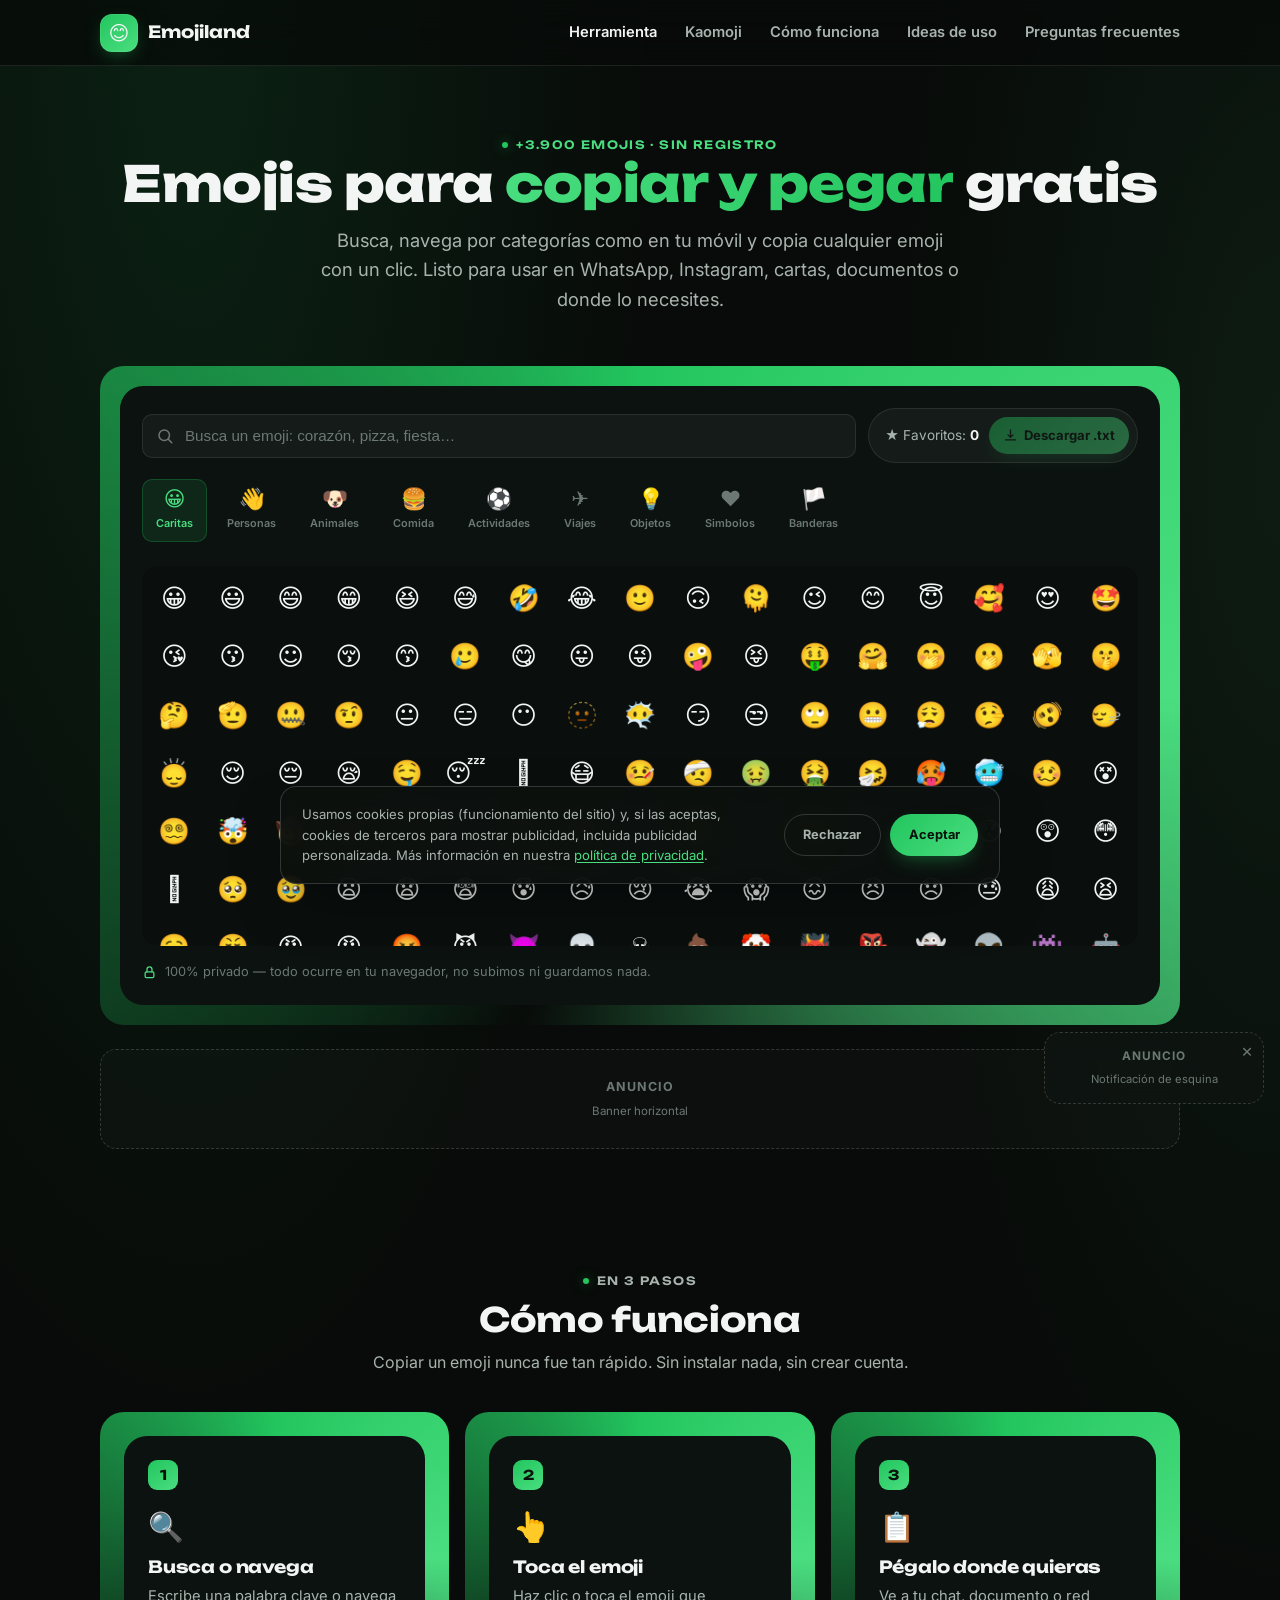
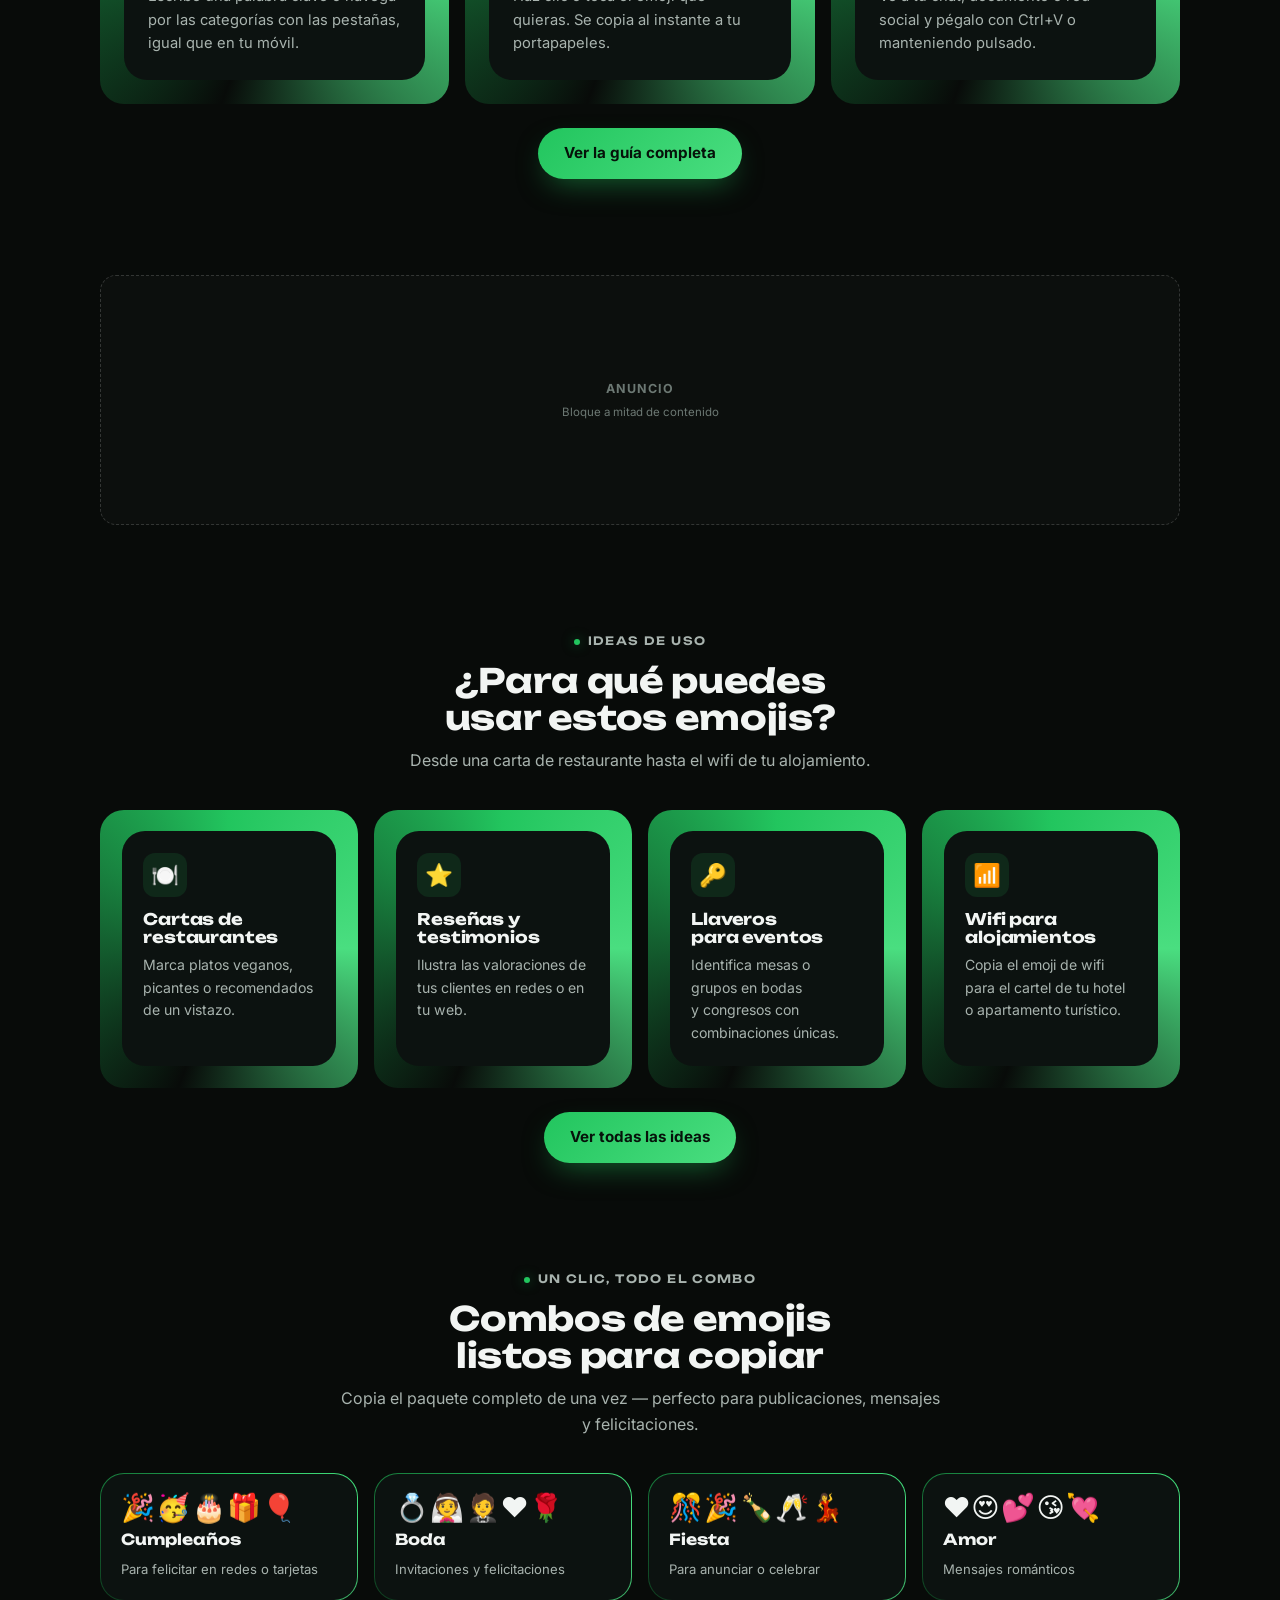
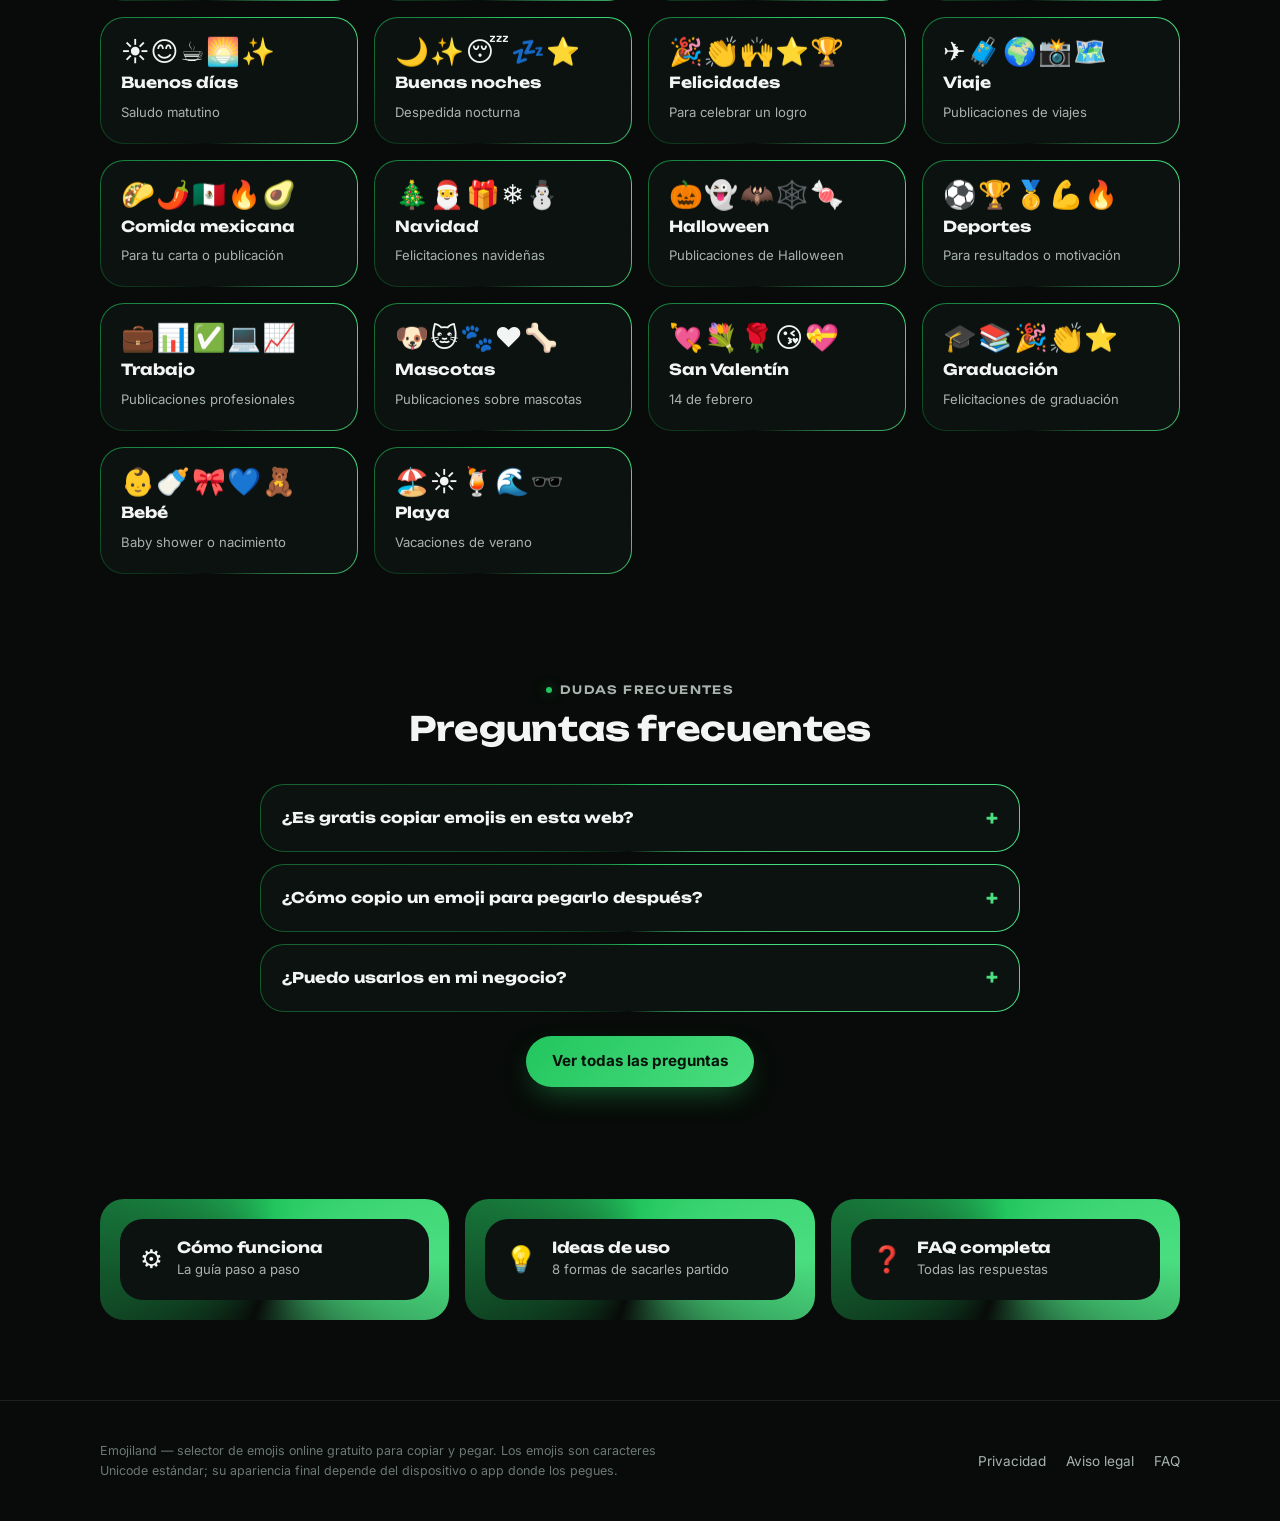
<file: index.html>
<!DOCTYPE html>
<html lang="es">
<head>
<meta charset="UTF-8">
<meta name="viewport" content="width=device-width, initial-scale=1">
<title>Emojis para Copiar y Pegar Gratis | Emojiland</title>
<meta name="description" content="Copia emojis gratis con un clic: el catálogo completo de más de 3.900 emojis (con tonos de piel) organizado por categorías como en tu móvil. Sin registro.">
<link rel="canonical" href="https://emojiland.someristudio.shop/">
<meta property="og:type" content="website">
<meta property="og:title" content="Emojis para Copiar y Pegar Gratis | Emojiland">
<meta property="og:description" content="Selector de emojis online, organizado por categorías. Copia y pega sin registrarte.">
<meta property="og:url" content="https://emojiland.someristudio.shop/">
<meta property="og:image" content="https://emojiland.someristudio.shop/assets/img/og-image.png">
<meta property="og:image:width" content="1200">
<meta property="og:image:height" content="630">
<meta name="twitter:card" content="summary_large_image">
<meta name="twitter:title" content="Emojis para Copiar y Pegar Gratis | Emojiland">
<meta name="twitter:image" content="https://emojiland.someristudio.shop/assets/img/og-image.png">
<meta name="theme-color" content="#080b09">
<link rel="icon" href="data:image/svg+xml,%3Csvg xmlns='http://www.w3.org/2000/svg' viewBox='0 0 100 100'%3E%3Ctext y='.9em' font-size='90'%3E%F0%9F%98%80%3C/text%3E%3C/svg%3E">

<link rel="preconnect" href="https://fonts.googleapis.com">
<link rel="preconnect" href="https://fonts.gstatic.com" crossorigin>
<link rel="stylesheet" href="https://fonts.googleapis.com/css2?family=Unbounded:wght@600;700;800&family=Inter:wght@400;600;700&display=swap">
<link rel="stylesheet" href="styles.css?v=20260826">

<script type="application/ld+json">
{
  "@context": "https://schema.org",
  "@type": "WebApplication",
  "name": "Emojiland",
  "description": "Selector de emojis online para copiar y pegar gratis, organizado por categorías.",
  "applicationCategory": "UtilitiesApplication",
  "operatingSystem": "Any",
  "offers": { "@type": "Offer", "price": "0", "priceCurrency": "EUR" }
}
</script>
<script type="application/ld+json">
{
  "@context": "https://schema.org",
  "@type": "FAQPage",
  "mainEntity": [
    { "@type": "Question", "name": "¿Es gratis copiar emojis en esta web?", "acceptedAnswer": { "@type": "Answer", "text": "Sí, completamente gratis y sin límite de uso. No hace falta crear una cuenta ni instalar ninguna aplicación." } },
    { "@type": "Question", "name": "¿Cómo copio un emoji para pegarlo después?", "acceptedAnswer": { "@type": "Answer", "text": "Haz clic o toca el emoji que quieras. Se copia automáticamente a tu portapapeles y luego solo tienes que pegarlo donde quieras usarlo." } },
    { "@type": "Question", "name": "¿Puedo usar los emojis en mi negocio o proyecto comercial?", "acceptedAnswer": { "@type": "Answer", "text": "Sí. Los emojis son caracteres Unicode estándar, de uso libre en cualquier contexto personal o comercial." } }
  ]
}
</script>
</head>
<body>
<a href="#main" class="skip-link">Saltar al contenido</a>

<header class="site-header">
  <div class="container">
    <a href="./" class="brand">
      <span class="brand-mark" aria-hidden="true">😊</span>
      <span>Emojiland</span>
    </a>
    <nav class="main-nav" aria-label="Navegación principal">
      <a href="./" aria-current="page">Herramienta</a>
      <a href="kaomoji.html">Kaomoji</a>
      <a href="como-funciona.html">Cómo funciona</a>
      <a href="ideas-de-uso.html">Ideas de uso</a>
      <a href="faq.html">Preguntas frecuentes</a>
    </nav>
    <button type="button" class="nav-toggle" data-nav-toggle aria-label="Abrir menú" aria-expanded="false">
      <svg viewBox="0 0 24 24" fill="none" stroke="currentColor" stroke-width="2" stroke-linecap="round"><path d="M3 6h18M3 12h18M3 18h18"/></svg>
    </button>
  </div>
  <nav class="mobile-nav" data-mobile-nav aria-label="Navegación móvil">
    <a href="./">Herramienta</a>
    <a href="kaomoji.html">Kaomoji</a>
    <a href="como-funciona.html">Cómo funciona</a>
    <a href="ideas-de-uso.html">Ideas de uso</a>
    <a href="faq.html">Preguntas frecuentes</a>
  </nav>
</header>

<main id="main">
  <section class="hero container">
    <p class="eyebrow">+3.900 emojis · sin registro</p>
    <h1>Emojis para <span class="accent-text">copiar y pegar</span> gratis</h1>
    <p class="lead">Busca, navega por categorías como en tu móvil y copia cualquier emoji con un clic. Listo para usar en WhatsApp, Instagram, cartas, documentos o donde lo necesites.</p>
  </section>

  <section class="tool-section container" data-emoji-tool>
    <div class="glow-border tool-card">
      <div class="glow-border-inner">
        <div class="tool-topbar">
          <div class="search-wrap">
            <svg viewBox="0 0 24 24" fill="none" stroke="currentColor" stroke-width="2" stroke-linecap="round" aria-hidden="true"><circle cx="11" cy="11" r="7"/><path d="m21 21-4.3-4.3"/></svg>
            <label for="emoji-search" class="sr-only">Buscar emoji por nombre</label>
            <input type="search" id="emoji-search" class="search-input" placeholder="Busca un emoji: corazón, pizza, fiesta…" data-emoji-search>
          </div>
          <div class="fav-pill">
            <span>★ Favoritos: <strong data-fav-count>0</strong></span>
            <button type="button" class="fav-download" data-fav-download disabled>
              <svg viewBox="0 0 24 24" fill="none" stroke="currentColor" stroke-width="2" stroke-linecap="round" stroke-linejoin="round" aria-hidden="true"><path d="M12 3v12m0 0-4-4m4 4 4-4"/><path d="M4 19h16"/></svg>
              Descargar .txt
            </button>
          </div>
        </div>

        <div class="cat-tabs" role="tablist" aria-label="Categorías de emojis" data-cat-tabs></div>

        <div class="tone-row" data-skin-tones aria-label="Elegir tono de piel"></div>

        <div class="emoji-grid" data-emoji-grid aria-live="polite"></div>
        <noscript>
          <p class="empty-state">Esta herramienta necesita JavaScript activado para copiar emojis. Actívalo en tu navegador y recarga la página.</p>
        </noscript>

        <p class="privacy-badge">
          <svg viewBox="0 0 24 24" fill="none" stroke="currentColor" stroke-width="2" stroke-linecap="round" stroke-linejoin="round" aria-hidden="true"><rect x="5" y="11" width="14" height="9" rx="2"/><path d="M8 11V7a4 4 0 0 1 8 0v4"/></svg>
          100% privado — todo ocurre en tu navegador, no subimos ni guardamos nada.
        </p>
      </div>
    </div>

    <div class="ad-slot ad-banner" role="complementary" aria-label="Espacio publicitario">
      <div class="ad-slot-label">ANUNCIO<small>Banner horizontal</small></div>

      <!-- PEGA AQUÍ TU CODIGO DE ADSENSE. Cárgalo solo tras el consentimiento:
           document.addEventListener("emojiland:cookies-accepted", function () { /* insertar script de anuncios aqui */ }); -->
    </div>
  </section>

  <section class="section container">
    <div class="section-head reveal">
      <p class="eyebrow">En 3 pasos</p>
      <h2>Cómo funciona</h2>
      <p>Copiar un emoji nunca fue tan rápido. Sin instalar nada, sin crear cuenta.</p>
    </div>
    <div class="steps-grid" id="como-funciona">
      <div class="glow-border step-card reveal">
        <div class="glow-border-inner">
          <span class="step-num">1</span>
          <div class="step-icon" aria-hidden="true">🔍</div>
          <h3>Busca o navega</h3>
          <p>Escribe una palabra clave o navega por las categorías con las pestañas, igual que en tu móvil.</p>
        </div>
      </div>
      <div class="glow-border step-card reveal">
        <div class="glow-border-inner">
          <span class="step-num">2</span>
          <div class="step-icon" aria-hidden="true">👆</div>
          <h3>Toca el emoji</h3>
          <p>Haz clic o toca el emoji que quieras. Se copia al instante a tu portapapeles.</p>
        </div>
      </div>
      <div class="glow-border step-card reveal">
        <div class="glow-border-inner">
          <span class="step-num">3</span>
          <div class="step-icon" aria-hidden="true">📋</div>
          <h3>Pégalo donde quieras</h3>
          <p>Ve a tu chat, documento o red social y pégalo con Ctrl+V o manteniendo pulsado.</p>
        </div>
      </div>
    </div>
    <p style="text-align:center; margin-top:1.5rem;">
      <a href="como-funciona.html" class="btn-primary">Ver la guía completa</a>
    </p>
  </section>

  <div class="container">
    <div class="ad-slot ad-incontent" role="complementary" aria-label="Espacio publicitario">
      <div class="ad-slot-label">ANUNCIO<small>Bloque a mitad de contenido</small></div>

      <!-- PEGA AQUÍ TU CODIGO DE ADSENSE. Cárgalo solo tras el consentimiento:
           document.addEventListener("emojiland:cookies-accepted", function () { /* insertar script de anuncios aqui */ }); -->
    </div>
  </div>

  <section class="section container">
    <div class="section-head reveal">
      <p class="eyebrow">Ideas de uso</p>
      <h2>¿Para qué puedes usar estos emojis?</h2>
      <p>Desde una carta de restaurante hasta el wifi de tu alojamiento.</p>
    </div>
    <div class="uses-grid">
      <div class="glow-border use-card reveal">
        <div class="glow-border-inner">
          <div class="use-icon" aria-hidden="true">🍽️</div>
          <h3>Cartas de restaurantes</h3>
          <p>Marca platos veganos, picantes o recomendados de un vistazo.</p>
        </div>
      </div>
      <div class="glow-border use-card reveal">
        <div class="glow-border-inner">
          <div class="use-icon" aria-hidden="true">⭐</div>
          <h3>Reseñas y testimonios</h3>
          <p>Ilustra las valoraciones de tus clientes en redes o en tu web.</p>
        </div>
      </div>
      <div class="glow-border use-card reveal">
        <div class="glow-border-inner">
          <div class="use-icon" aria-hidden="true">🔑</div>
          <h3>Llaveros para eventos</h3>
          <p>Identifica mesas o grupos en bodas y congresos con combinaciones únicas.</p>
        </div>
      </div>
      <div class="glow-border use-card reveal">
        <div class="glow-border-inner">
          <div class="use-icon" aria-hidden="true">📶</div>
          <h3>Wifi para alojamientos</h3>
          <p>Copia el emoji de wifi para el cartel de tu hotel o apartamento turístico.</p>
        </div>
      </div>
    </div>
    <p style="text-align:center; margin-top:1.5rem;">
      <a href="ideas-de-uso.html" class="btn-primary">Ver todas las ideas</a>
    </p>
  </section>

  <section class="section container">
    <div class="section-head reveal">
      <p class="eyebrow">Un clic, todo el combo</p>
      <h2>Combos de emojis listos para copiar</h2>
      <p>Copia el paquete completo de una vez — perfecto para publicaciones, mensajes y felicitaciones.</p>
    </div>
    <div class="combo-grid" data-combo-grid>
      <button type="button" class="glow-border combo-card reveal" data-combo-copy="🎉🥳🎂🎁🎈">
        <span class="glow-border-inner">
          <span class="combo-emojis" aria-hidden="true">🎉🥳🎂🎁🎈</span>
          <span class="combo-title">Cumpleaños</span>
          <span class="combo-text">Para felicitar en redes o tarjetas</span>
        </span>
      </button>
      <button type="button" class="glow-border combo-card reveal" data-combo-copy="💍👰🤵❤️🌹">
        <span class="glow-border-inner">
          <span class="combo-emojis" aria-hidden="true">💍👰🤵❤️🌹</span>
          <span class="combo-title">Boda</span>
          <span class="combo-text">Invitaciones y felicitaciones</span>
        </span>
      </button>
      <button type="button" class="glow-border combo-card reveal" data-combo-copy="🎊🎉🍾🥂💃">
        <span class="glow-border-inner">
          <span class="combo-emojis" aria-hidden="true">🎊🎉🍾🥂💃</span>
          <span class="combo-title">Fiesta</span>
          <span class="combo-text">Para anunciar o celebrar</span>
        </span>
      </button>
      <button type="button" class="glow-border combo-card reveal" data-combo-copy="❤️😍💕😘💘">
        <span class="glow-border-inner">
          <span class="combo-emojis" aria-hidden="true">❤️😍💕😘💘</span>
          <span class="combo-title">Amor</span>
          <span class="combo-text">Mensajes románticos</span>
        </span>
      </button>
      <button type="button" class="glow-border combo-card reveal" data-combo-copy="☀️😊☕🌅✨">
        <span class="glow-border-inner">
          <span class="combo-emojis" aria-hidden="true">☀️😊☕🌅✨</span>
          <span class="combo-title">Buenos días</span>
          <span class="combo-text">Saludo matutino</span>
        </span>
      </button>
      <button type="button" class="glow-border combo-card reveal" data-combo-copy="🌙✨😴💤⭐">
        <span class="glow-border-inner">
          <span class="combo-emojis" aria-hidden="true">🌙✨😴💤⭐</span>
          <span class="combo-title">Buenas noches</span>
          <span class="combo-text">Despedida nocturna</span>
        </span>
      </button>
      <button type="button" class="glow-border combo-card reveal" data-combo-copy="🎉👏🙌⭐🏆">
        <span class="glow-border-inner">
          <span class="combo-emojis" aria-hidden="true">🎉👏🙌⭐🏆</span>
          <span class="combo-title">Felicidades</span>
          <span class="combo-text">Para celebrar un logro</span>
        </span>
      </button>
      <button type="button" class="glow-border combo-card reveal" data-combo-copy="✈️🧳🌍📸🗺️">
        <span class="glow-border-inner">
          <span class="combo-emojis" aria-hidden="true">✈️🧳🌍📸🗺️</span>
          <span class="combo-title">Viaje</span>
          <span class="combo-text">Publicaciones de viajes</span>
        </span>
      </button>
      <button type="button" class="glow-border combo-card reveal" data-combo-copy="🌮🌶️🇲🇽🔥🥑">
        <span class="glow-border-inner">
          <span class="combo-emojis" aria-hidden="true">🌮🌶️🇲🇽🔥🥑</span>
          <span class="combo-title">Comida mexicana</span>
          <span class="combo-text">Para tu carta o publicación</span>
        </span>
      </button>
      <button type="button" class="glow-border combo-card reveal" data-combo-copy="🎄🎅🎁❄️⛄">
        <span class="glow-border-inner">
          <span class="combo-emojis" aria-hidden="true">🎄🎅🎁❄️⛄</span>
          <span class="combo-title">Navidad</span>
          <span class="combo-text">Felicitaciones navideñas</span>
        </span>
      </button>
      <button type="button" class="glow-border combo-card reveal" data-combo-copy="🎃👻🦇🕸️🍬">
        <span class="glow-border-inner">
          <span class="combo-emojis" aria-hidden="true">🎃👻🦇🕸️🍬</span>
          <span class="combo-title">Halloween</span>
          <span class="combo-text">Publicaciones de Halloween</span>
        </span>
      </button>
      <button type="button" class="glow-border combo-card reveal" data-combo-copy="⚽🏆🥇💪🔥">
        <span class="glow-border-inner">
          <span class="combo-emojis" aria-hidden="true">⚽🏆🥇💪🔥</span>
          <span class="combo-title">Deportes</span>
          <span class="combo-text">Para resultados o motivación</span>
        </span>
      </button>
      <button type="button" class="glow-border combo-card reveal" data-combo-copy="💼📊✅💻📈">
        <span class="glow-border-inner">
          <span class="combo-emojis" aria-hidden="true">💼📊✅💻📈</span>
          <span class="combo-title">Trabajo</span>
          <span class="combo-text">Publicaciones profesionales</span>
        </span>
      </button>
      <button type="button" class="glow-border combo-card reveal" data-combo-copy="🐶🐱🐾❤️🦴">
        <span class="glow-border-inner">
          <span class="combo-emojis" aria-hidden="true">🐶🐱🐾❤️🦴</span>
          <span class="combo-title">Mascotas</span>
          <span class="combo-text">Publicaciones sobre mascotas</span>
        </span>
      </button>
      <button type="button" class="glow-border combo-card reveal" data-combo-copy="💘💐🌹😘💝">
        <span class="glow-border-inner">
          <span class="combo-emojis" aria-hidden="true">💘💐🌹😘💝</span>
          <span class="combo-title">San Valentín</span>
          <span class="combo-text">14 de febrero</span>
        </span>
      </button>
      <button type="button" class="glow-border combo-card reveal" data-combo-copy="🎓📚🎉👏⭐">
        <span class="glow-border-inner">
          <span class="combo-emojis" aria-hidden="true">🎓📚🎉👏⭐</span>
          <span class="combo-title">Graduación</span>
          <span class="combo-text">Felicitaciones de graduación</span>
        </span>
      </button>
      <button type="button" class="glow-border combo-card reveal" data-combo-copy="👶🍼🎀💙🧸">
        <span class="glow-border-inner">
          <span class="combo-emojis" aria-hidden="true">👶🍼🎀💙🧸</span>
          <span class="combo-title">Bebé</span>
          <span class="combo-text">Baby shower o nacimiento</span>
        </span>
      </button>
      <button type="button" class="glow-border combo-card reveal" data-combo-copy="🏖️☀️🍹🌊🕶️">
        <span class="glow-border-inner">
          <span class="combo-emojis" aria-hidden="true">🏖️☀️🍹🌊🕶️</span>
          <span class="combo-title">Playa</span>
          <span class="combo-text">Vacaciones de verano</span>
        </span>
      </button>
    </div>
  </section>

  <section class="section container">
    <div class="section-head reveal">
      <p class="eyebrow">Dudas frecuentes</p>
      <h2>Preguntas frecuentes</h2>
    </div>
    <div class="faq-list">
      <div class="glow-border faq-item reveal">
        <details class="glow-border-inner">
          <summary>¿Es gratis copiar emojis en esta web?<span class="plus" aria-hidden="true">+</span></summary>
          <p class="faq-answer">Sí, completamente gratis y sin límite de uso. No hace falta crear una cuenta.</p>
        </details>
      </div>
      <div class="glow-border faq-item reveal">
        <details class="glow-border-inner">
          <summary>¿Cómo copio un emoji para pegarlo después?<span class="plus" aria-hidden="true">+</span></summary>
          <p class="faq-answer">Haz clic o toca el emoji: se copia automáticamente a tu portapapeles. Después pégalo con Ctrl+V.</p>
        </details>
      </div>
      <div class="glow-border faq-item reveal">
        <details class="glow-border-inner">
          <summary>¿Puedo usarlos en mi negocio?<span class="plus" aria-hidden="true">+</span></summary>
          <p class="faq-answer">Sí, los emojis son caracteres Unicode de uso libre en cualquier contexto personal o comercial.</p>
        </details>
      </div>
    </div>
    <p style="text-align:center; margin-top:1.5rem;">
      <a href="faq.html" class="btn-primary">Ver todas las preguntas</a>
    </p>
  </section>

  <section class="section container">
    <div class="more-pages">
      <a class="glow-border more-page-card reveal" href="como-funciona.html">
        <div class="glow-border-inner">
          <span class="mp-icon" aria-hidden="true">⚙️</span>
          <div><h3>Cómo funciona</h3><p>La guía paso a paso</p></div>
        </div>
      </a>
      <a class="glow-border more-page-card reveal" href="ideas-de-uso.html">
        <div class="glow-border-inner">
          <span class="mp-icon" aria-hidden="true">💡</span>
          <div><h3>Ideas de uso</h3><p>8 formas de sacarles partido</p></div>
        </div>
      </a>
      <a class="glow-border more-page-card reveal" href="faq.html">
        <div class="glow-border-inner">
          <span class="mp-icon" aria-hidden="true">❓</span>
          <div><h3>FAQ completa</h3><p>Todas las respuestas</p></div>
        </div>
      </a>
    </div>
  </section>
</main>

<footer class="site-footer">
  <div class="container footer-grid">
    <p class="footer-note">Emojiland — selector de emojis online gratuito para copiar y pegar. Los emojis son caracteres Unicode estándar; su apariencia final depende del dispositivo o app donde los pegues.</p>
    <nav class="footer-links" aria-label="Enlaces legales">
      <a href="privacidad.html">Privacidad</a>
      <a href="aviso-legal.html">Aviso legal</a>
      <a href="faq.html">FAQ</a>
    </nav>
  </div>
</footer>

<div class="copy-toast" data-copy-toast aria-live="assertive"></div>

<aside class="ad-corner" data-ad-corner aria-label="Espacio publicitario">
  <button type="button" class="ad-corner-close" data-ad-corner-close aria-label="Cerrar anuncio">✕</button>
  <div class="ad-corner-body">ANUNCIO<span>Notificación de esquina</span></div>
</aside>

<dialog class="ad-dialog" data-ad-dialog aria-label="Publicidad">
  <div class="ad-dialog-inner">
    <button type="button" class="ad-dialog-close" data-ad-dialog-close aria-label="Cerrar">✕</button>
    <h3>Tu descarga ha comenzado</h3>
    <div class="ad-slot" role="complementary" aria-label="Espacio publicitario">
      <div class="ad-slot-label">ANUNCIO<small>Pop-up al descargar</small></div>

      <!-- PEGA AQUÍ TU CODIGO DE ADSENSE. Cárgalo solo tras el consentimiento:
           document.addEventListener("emojiland:cookies-accepted", function () { /* insertar script de anuncios aqui */ }); -->
    </div>
    <div class="ad-dialog-foot">
      <button type="button" data-ad-dialog-close-2>Cerrar y seguir</button>
    </div>
  </div>
</dialog>

<aside class="cookie-banner" data-cookie-banner role="dialog" aria-label="Aviso de cookies">
  <p>Usamos cookies propias (funcionamiento del sitio) y, si las aceptas, cookies de terceros para mostrar publicidad, incluida publicidad personalizada. Más información en nuestra <a href="privacidad.html">política de privacidad</a>.</p>
  <div class="cookie-banner-actions">
    <button type="button" class="cookie-btn cookie-btn-reject" data-cookie-reject>Rechazar</button>
    <button type="button" class="cookie-btn cookie-btn-accept" data-cookie-accept>Aceptar</button>
  </div>
</aside>

<script defer src="lib/emoji-data.js?v=20260826"></script>
<script defer src="lib/manifest.js"></script>
<script defer src="main.js?v=20260826"></script>
</body>
</html>
</file>
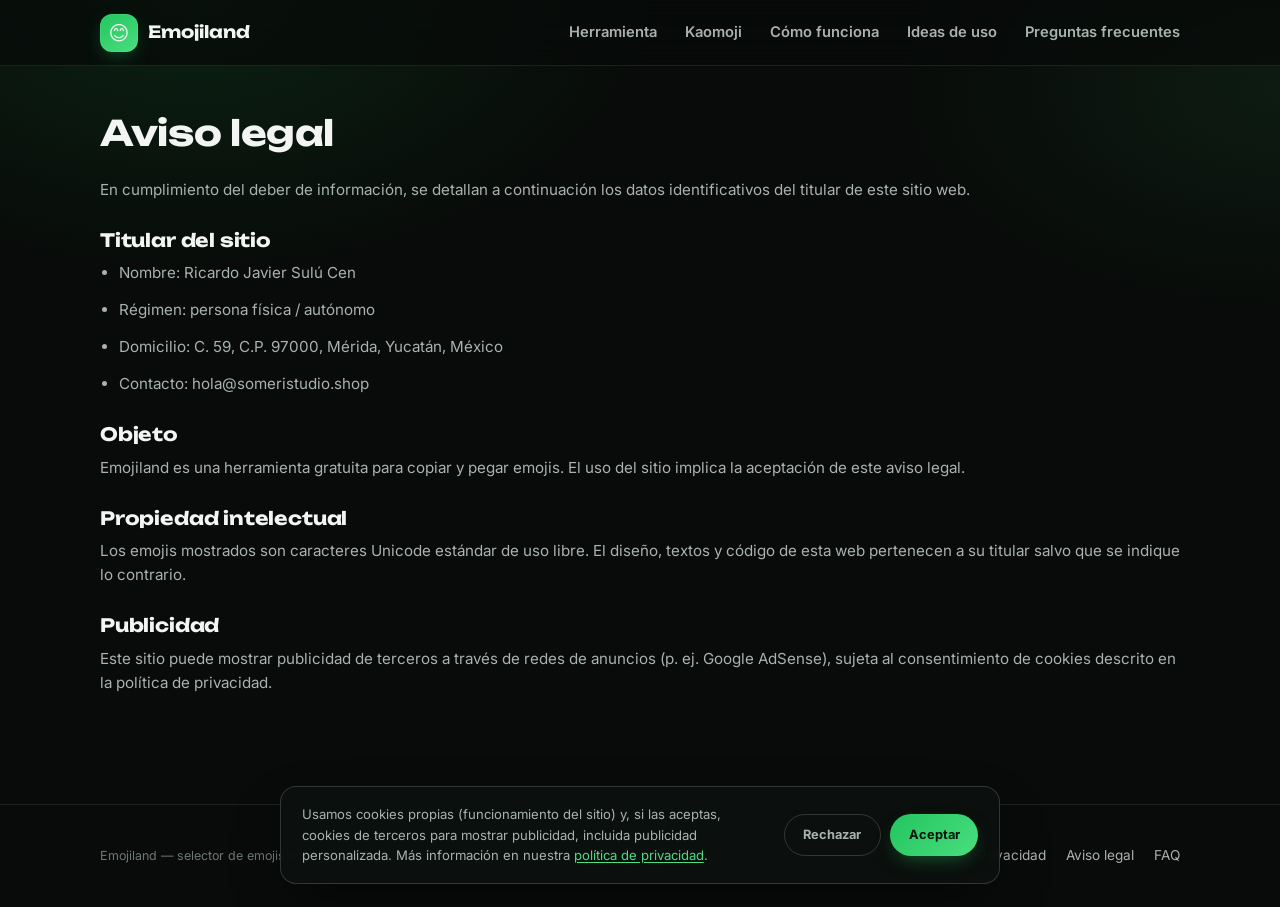
<file: aviso-legal.html>
<!DOCTYPE html>
<html lang="es">
<head>
<meta charset="UTF-8">
<meta name="viewport" content="width=device-width, initial-scale=1">
<title>Aviso Legal | Emojiland</title>
<meta name="description" content="Aviso legal de Emojiland: identificación del titular, condiciones de uso y propiedad intelectual.">
<link rel="canonical" href="https://emojiland.someristudio.shop/aviso-legal.html">
<meta name="robots" content="noindex">
<meta name="theme-color" content="#080b09">
<link rel="icon" href="data:image/svg+xml,%3Csvg xmlns='http://www.w3.org/2000/svg' viewBox='0 0 100 100'%3E%3Ctext y='.9em' font-size='90'%3E%F0%9F%98%80%3C/text%3E%3C/svg%3E">
<link rel="preconnect" href="https://fonts.googleapis.com">
<link rel="preconnect" href="https://fonts.gstatic.com" crossorigin>
<link rel="stylesheet" href="https://fonts.googleapis.com/css2?family=Unbounded:wght@600;700;800&family=Inter:wght@400;600;700&display=swap">
<link rel="stylesheet" href="styles.css?v=20260826">
</head>
<body>
<a href="#main" class="skip-link">Saltar al contenido</a>
<header class="site-header">
  <div class="container">
    <a href="./" class="brand"><span class="brand-mark" aria-hidden="true">😊</span><span>Emojiland</span></a>
    <nav class="main-nav" aria-label="Navegación principal">
      <a href="./">Herramienta</a>
      <a href="kaomoji.html">Kaomoji</a>
      <a href="como-funciona.html">Cómo funciona</a>
      <a href="ideas-de-uso.html">Ideas de uso</a>
      <a href="faq.html">Preguntas frecuentes</a>
    </nav>
    <button type="button" class="nav-toggle" data-nav-toggle aria-label="Abrir menú" aria-expanded="false">
      <svg viewBox="0 0 24 24" fill="none" stroke="currentColor" stroke-width="2" stroke-linecap="round"><path d="M3 6h18M3 12h18M3 18h18"/></svg>
    </button>
  </div>
  <nav class="mobile-nav" data-mobile-nav aria-label="Navegación móvil">
    <a href="./">Herramienta</a>
    <a href="kaomoji.html">Kaomoji</a>
    <a href="como-funciona.html">Cómo funciona</a>
    <a href="ideas-de-uso.html">Ideas de uso</a>
    <a href="faq.html">Preguntas frecuentes</a>
  </nav>
</header>
<main id="main">
  <section class="legal-page container">
    <h1>Aviso legal</h1>
    <p>En cumplimiento del deber de información, se detallan a continuación los datos identificativos del titular de este sitio web.</p>

    <h2>Titular del sitio</h2>
    <ul>
      <li>Nombre: Ricardo Javier Sulú Cen</li>
      <li>Régimen: persona física / autónomo</li>
      <li>Domicilio: C. 59, C.P. 97000, Mérida, Yucatán, México</li>
      <li>Contacto: <a href="mailto:hola@someristudio.shop">hola@someristudio.shop</a></li>
    </ul>

    <h2>Objeto</h2>
    <p>Emojiland es una herramienta gratuita para copiar y pegar emojis. El uso del sitio implica la aceptación de este aviso legal.</p>

    <h2>Propiedad intelectual</h2>
    <p>Los emojis mostrados son caracteres Unicode estándar de uso libre. El diseño, textos y código de esta web pertenecen a su titular salvo que se indique lo contrario.</p>

    <h2>Publicidad</h2>
    <p>Este sitio puede mostrar publicidad de terceros a través de redes de anuncios (p. ej. Google AdSense), sujeta al consentimiento de cookies descrito en la <a href="privacidad.html">política de privacidad</a>.</p>
  </section>
</main>
<footer class="site-footer">
  <div class="container footer-grid">
    <p class="footer-note">Emojiland — selector de emojis online gratuito para copiar y pegar.</p>
    <nav class="footer-links" aria-label="Enlaces legales">
      <a href="privacidad.html">Privacidad</a>
      <a href="aviso-legal.html">Aviso legal</a>
      <a href="faq.html">FAQ</a>
    </nav>
  </div>
</footer>
<aside class="cookie-banner" data-cookie-banner role="dialog" aria-label="Aviso de cookies">
  <p>Usamos cookies propias (funcionamiento del sitio) y, si las aceptas, cookies de terceros para mostrar publicidad, incluida publicidad personalizada. Más información en nuestra <a href="privacidad.html">política de privacidad</a>.</p>
  <div class="cookie-banner-actions">
    <button type="button" class="cookie-btn cookie-btn-reject" data-cookie-reject>Rechazar</button>
    <button type="button" class="cookie-btn cookie-btn-accept" data-cookie-accept>Aceptar</button>
  </div>
</aside>

<script defer src="lib/manifest.js"></script>
<script defer src="main.js?v=20260826"></script>
</body>
</html>
</file>
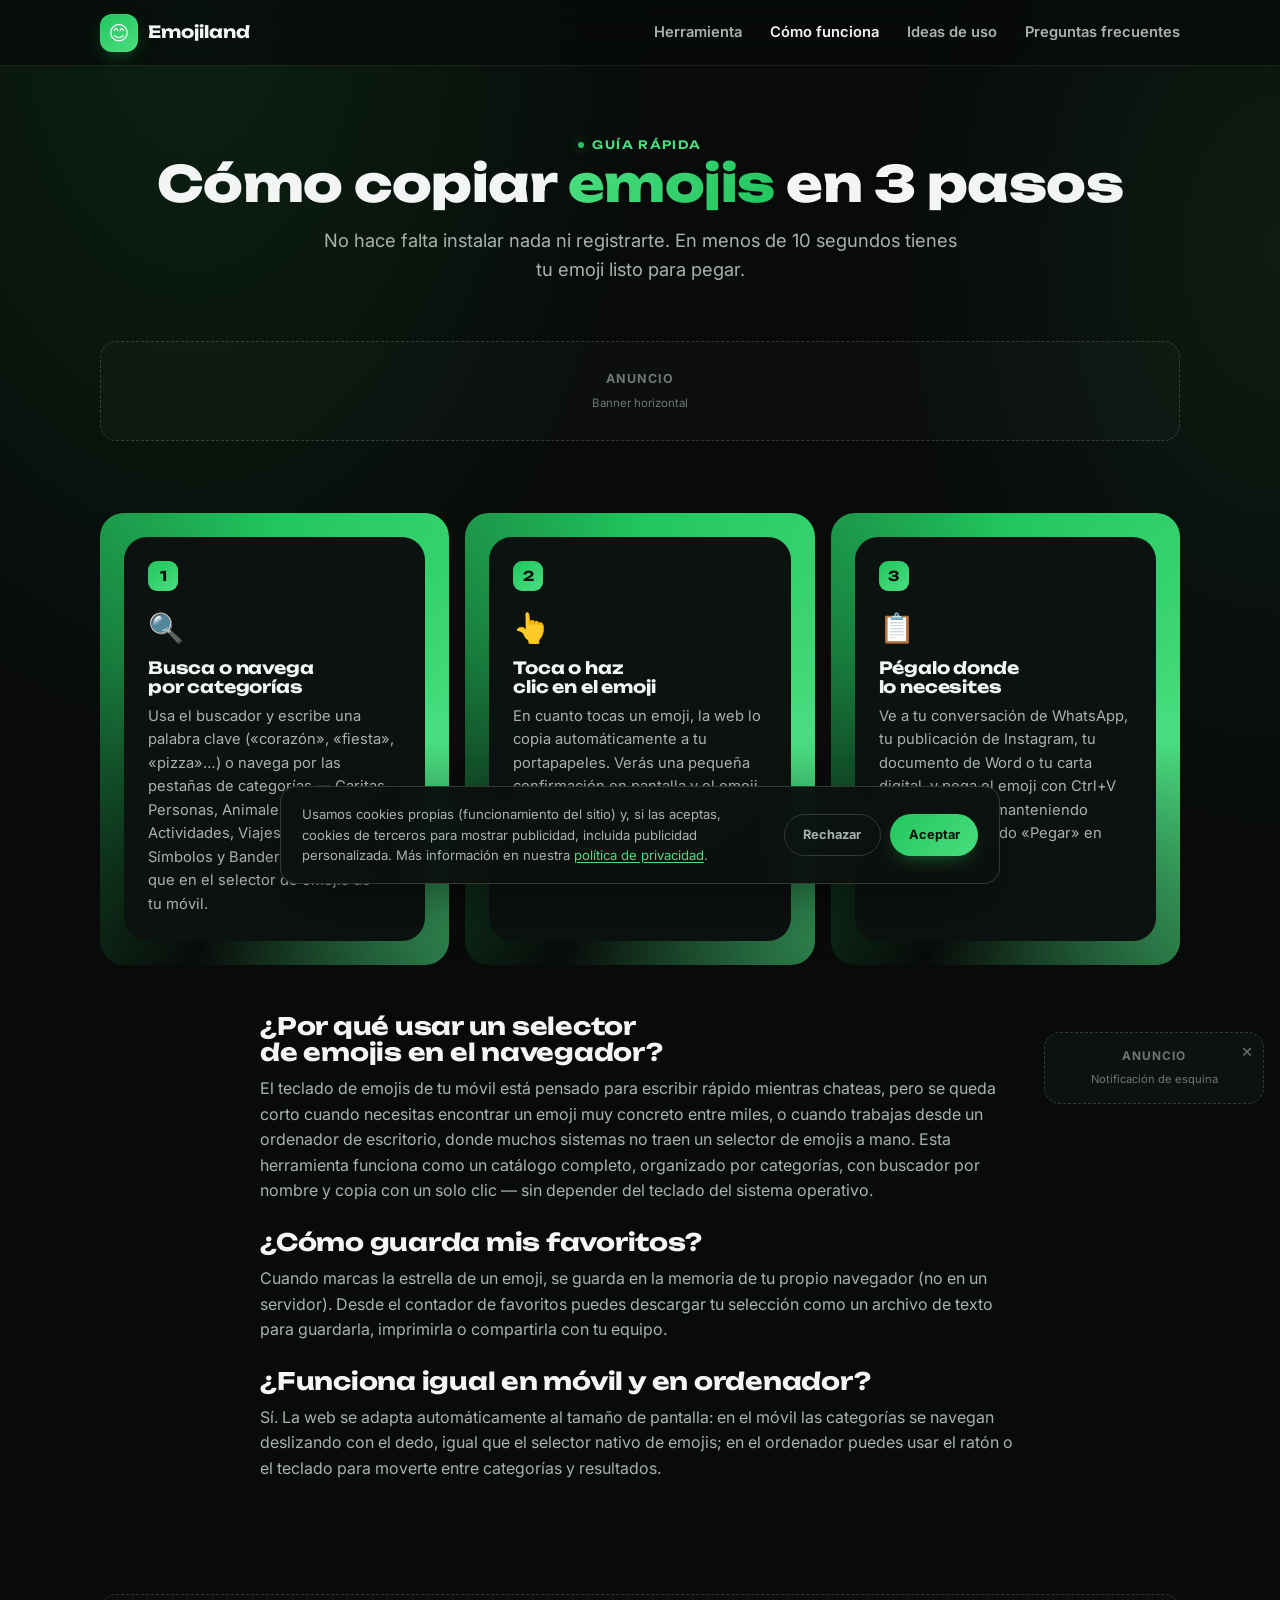
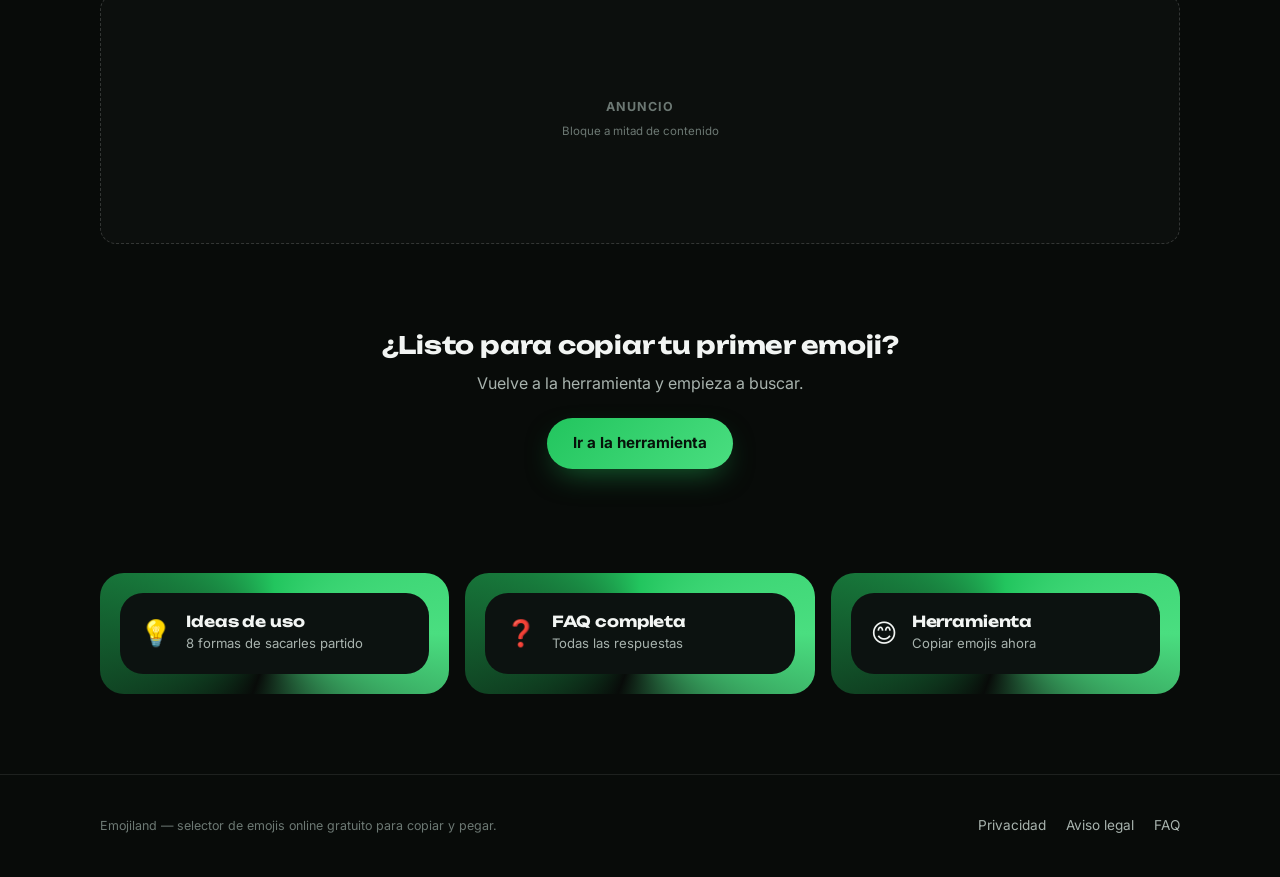
<file: como-funciona.html>
<!DOCTYPE html>
<html lang="es">
<head>
<meta charset="UTF-8">
<meta name="viewport" content="width=device-width, initial-scale=1">
<title>Cómo copiar emojis en 3 pasos | Emojiland</title>
<meta name="description" content="Guía paso a paso para copiar y pegar cualquier emoji: buscar, tocar y pegar. Sin registro, funciona en móvil y ordenador.">
<link rel="canonical" href="https://emojiland.someristudio.shop/como-funciona.html">
<meta property="og:type" content="website">
<meta property="og:title" content="Cómo copiar emojis en 3 pasos | Emojiland">
<meta property="og:description" content="Guía paso a paso para copiar y pegar cualquier emoji desde el navegador.">
<meta property="og:image" content="https://emojiland.someristudio.shop/assets/img/og-image.png">
<meta property="og:image:width" content="1200">
<meta property="og:image:height" content="630">
<meta name="twitter:card" content="summary_large_image">
<meta name="twitter:title" content="Cómo copiar emojis en 3 pasos | Emojiland">
<meta name="twitter:image" content="https://emojiland.someristudio.shop/assets/img/og-image.png">
<meta name="theme-color" content="#080b09">
<link rel="icon" href="data:image/svg+xml,%3Csvg xmlns='http://www.w3.org/2000/svg' viewBox='0 0 100 100'%3E%3Ctext y='.9em' font-size='90'%3E%F0%9F%98%80%3C/text%3E%3C/svg%3E">
<link rel="preconnect" href="https://fonts.googleapis.com">
<link rel="preconnect" href="https://fonts.gstatic.com" crossorigin>
<link rel="stylesheet" href="https://fonts.googleapis.com/css2?family=Unbounded:wght@600;700;800&family=Inter:wght@400;600;700&display=swap">
<link rel="stylesheet" href="styles.css?v=20260826">
</head>
<body>
<a href="#main" class="skip-link">Saltar al contenido</a>

<header class="site-header">
  <div class="container">
    <a href="./" class="brand">
      <span class="brand-mark" aria-hidden="true">😊</span>
      <span>Emojiland</span>
    </a>
    <nav class="main-nav" aria-label="Navegación principal">
      <a href="./">Herramienta</a>
      <a href="como-funciona.html" aria-current="page">Cómo funciona</a>
      <a href="ideas-de-uso.html">Ideas de uso</a>
      <a href="faq.html">Preguntas frecuentes</a>
    </nav>
    <button type="button" class="nav-toggle" data-nav-toggle aria-label="Abrir menú" aria-expanded="false">
      <svg viewBox="0 0 24 24" fill="none" stroke="currentColor" stroke-width="2" stroke-linecap="round"><path d="M3 6h18M3 12h18M3 18h18"/></svg>
    </button>
  </div>
  <nav class="mobile-nav" data-mobile-nav aria-label="Navegación móvil">
    <a href="./">Herramienta</a>
    <a href="kaomoji.html">Kaomoji</a>
    <a href="como-funciona.html">Cómo funciona</a>
    <a href="ideas-de-uso.html">Ideas de uso</a>
    <a href="faq.html">Preguntas frecuentes</a>
  </nav>
</header>

<main id="main">
  <section class="hero container">
    <p class="eyebrow">Guía rápida</p>
    <h1>Cómo copiar <span class="accent-text">emojis</span> en 3 pasos</h1>
    <p class="lead">No hace falta instalar nada ni registrarte. En menos de 10 segundos tienes tu emoji listo para pegar.</p>
  </section>

  <div class="container">
    <div class="ad-slot ad-banner" role="complementary" aria-label="Espacio publicitario">
      <div class="ad-slot-label">ANUNCIO<small>Banner horizontal</small></div>

      <!-- PEGA AQUÍ TU CODIGO DE ADSENSE. Cárgalo solo tras el consentimiento:
           document.addEventListener("emojiland:cookies-accepted", function () { /* insertar script de anuncios aqui */ }); -->
    </div>
  </div>

  <section class="section container">
    <div class="steps-grid">
      <div class="glow-border step-card reveal">
        <div class="glow-border-inner">
          <span class="step-num">1</span>
          <div class="step-icon" aria-hidden="true">🔍</div>
          <h3>Busca o navega por categorías</h3>
          <p>Usa el buscador y escribe una palabra clave («corazón», «fiesta», «pizza»…) o navega por las pestañas de categorías — Caritas, Personas, Animales, Comida, Actividades, Viajes, Objetos, Símbolos y Banderas — igual que en el selector de emojis de tu móvil.</p>
        </div>
      </div>
      <div class="glow-border step-card reveal">
        <div class="glow-border-inner">
          <span class="step-num">2</span>
          <div class="step-icon" aria-hidden="true">👆</div>
          <h3>Toca o haz clic en el emoji</h3>
          <p>En cuanto tocas un emoji, la web lo copia automáticamente a tu portapapeles. Verás una pequeña confirmación en pantalla y el emoji hará una pequeña animación para indicar que ya está copiado.</p>
        </div>
      </div>
      <div class="glow-border step-card reveal">
        <div class="glow-border-inner">
          <span class="step-num">3</span>
          <div class="step-icon" aria-hidden="true">📋</div>
          <h3>Pégalo donde lo necesites</h3>
          <p>Ve a tu conversación de WhatsApp, tu publicación de Instagram, tu documento de Word o tu carta digital, y pega el emoji con Ctrl+V en ordenador, o manteniendo pulsado y eligiendo «Pegar» en el móvil.</p>
        </div>
      </div>
    </div>

    <div class="seo-copy reveal" style="margin-top:3rem;">
      <h2>¿Por qué usar un selector de emojis en el navegador?</h2>
      <p>El teclado de emojis de tu móvil está pensado para escribir rápido mientras chateas, pero se queda corto cuando necesitas encontrar un emoji muy concreto entre miles, o cuando trabajas desde un ordenador de escritorio, donde muchos sistemas no traen un selector de emojis a mano. Esta herramienta funciona como un catálogo completo, organizado por categorías, con buscador por nombre y copia con un solo clic — sin depender del teclado del sistema operativo.</p>
      <h2>¿Cómo guarda mis favoritos?</h2>
      <p>Cuando marcas la estrella de un emoji, se guarda en la memoria de tu propio navegador (no en un servidor). Desde el contador de favoritos puedes descargar tu selección como un archivo de texto para guardarla, imprimirla o compartirla con tu equipo.</p>
      <h2>¿Funciona igual en móvil y en ordenador?</h2>
      <p>Sí. La web se adapta automáticamente al tamaño de pantalla: en el móvil las categorías se navegan deslizando con el dedo, igual que el selector nativo de emojis; en el ordenador puedes usar el ratón o el teclado para moverte entre categorías y resultados.</p>
    </div>
  </section>

  <div class="container">
    <div class="ad-slot ad-incontent" role="complementary" aria-label="Espacio publicitario">
      <div class="ad-slot-label">ANUNCIO<small>Bloque a mitad de contenido</small></div>

      <!-- PEGA AQUÍ TU CODIGO DE ADSENSE. Cárgalo solo tras el consentimiento:
           document.addEventListener("emojiland:cookies-accepted", function () { /* insertar script de anuncios aqui */ }); -->
    </div>
  </div>

  <section class="cta-band container reveal">
    <h2>¿Listo para copiar tu primer emoji?</h2>
    <p>Vuelve a la herramienta y empieza a buscar.</p>
    <a href="./" class="btn-primary">Ir a la herramienta</a>
  </section>

  <section class="section container">
    <div class="more-pages">
      <a class="glow-border more-page-card reveal" href="ideas-de-uso.html">
        <div class="glow-border-inner">
          <span class="mp-icon" aria-hidden="true">💡</span>
          <div><h3>Ideas de uso</h3><p>8 formas de sacarles partido</p></div>
        </div>
      </a>
      <a class="glow-border more-page-card reveal" href="faq.html">
        <div class="glow-border-inner">
          <span class="mp-icon" aria-hidden="true">❓</span>
          <div><h3>FAQ completa</h3><p>Todas las respuestas</p></div>
        </div>
      </a>
      <a class="glow-border more-page-card reveal" href="./">
        <div class="glow-border-inner">
          <span class="mp-icon" aria-hidden="true">😊</span>
          <div><h3>Herramienta</h3><p>Copiar emojis ahora</p></div>
        </div>
      </a>
    </div>
  </section>
</main>

<footer class="site-footer">
  <div class="container footer-grid">
    <p class="footer-note">Emojiland — selector de emojis online gratuito para copiar y pegar.</p>
    <nav class="footer-links" aria-label="Enlaces legales">
      <a href="privacidad.html">Privacidad</a>
      <a href="aviso-legal.html">Aviso legal</a>
      <a href="faq.html">FAQ</a>
    </nav>
  </div>
</footer>

<aside class="ad-corner" data-ad-corner aria-label="Espacio publicitario">
  <button type="button" class="ad-corner-close" data-ad-corner-close aria-label="Cerrar anuncio">✕</button>
  <div class="ad-corner-body">ANUNCIO<span>Notificación de esquina</span></div>
</aside>

<aside class="cookie-banner" data-cookie-banner role="dialog" aria-label="Aviso de cookies">
  <p>Usamos cookies propias (funcionamiento del sitio) y, si las aceptas, cookies de terceros para mostrar publicidad, incluida publicidad personalizada. Más información en nuestra <a href="privacidad.html">política de privacidad</a>.</p>
  <div class="cookie-banner-actions">
    <button type="button" class="cookie-btn cookie-btn-reject" data-cookie-reject>Rechazar</button>
    <button type="button" class="cookie-btn cookie-btn-accept" data-cookie-accept>Aceptar</button>
  </div>
</aside>

<script defer src="lib/manifest.js"></script>
<script defer src="main.js?v=20260826"></script>
</body>
</html>
</file>
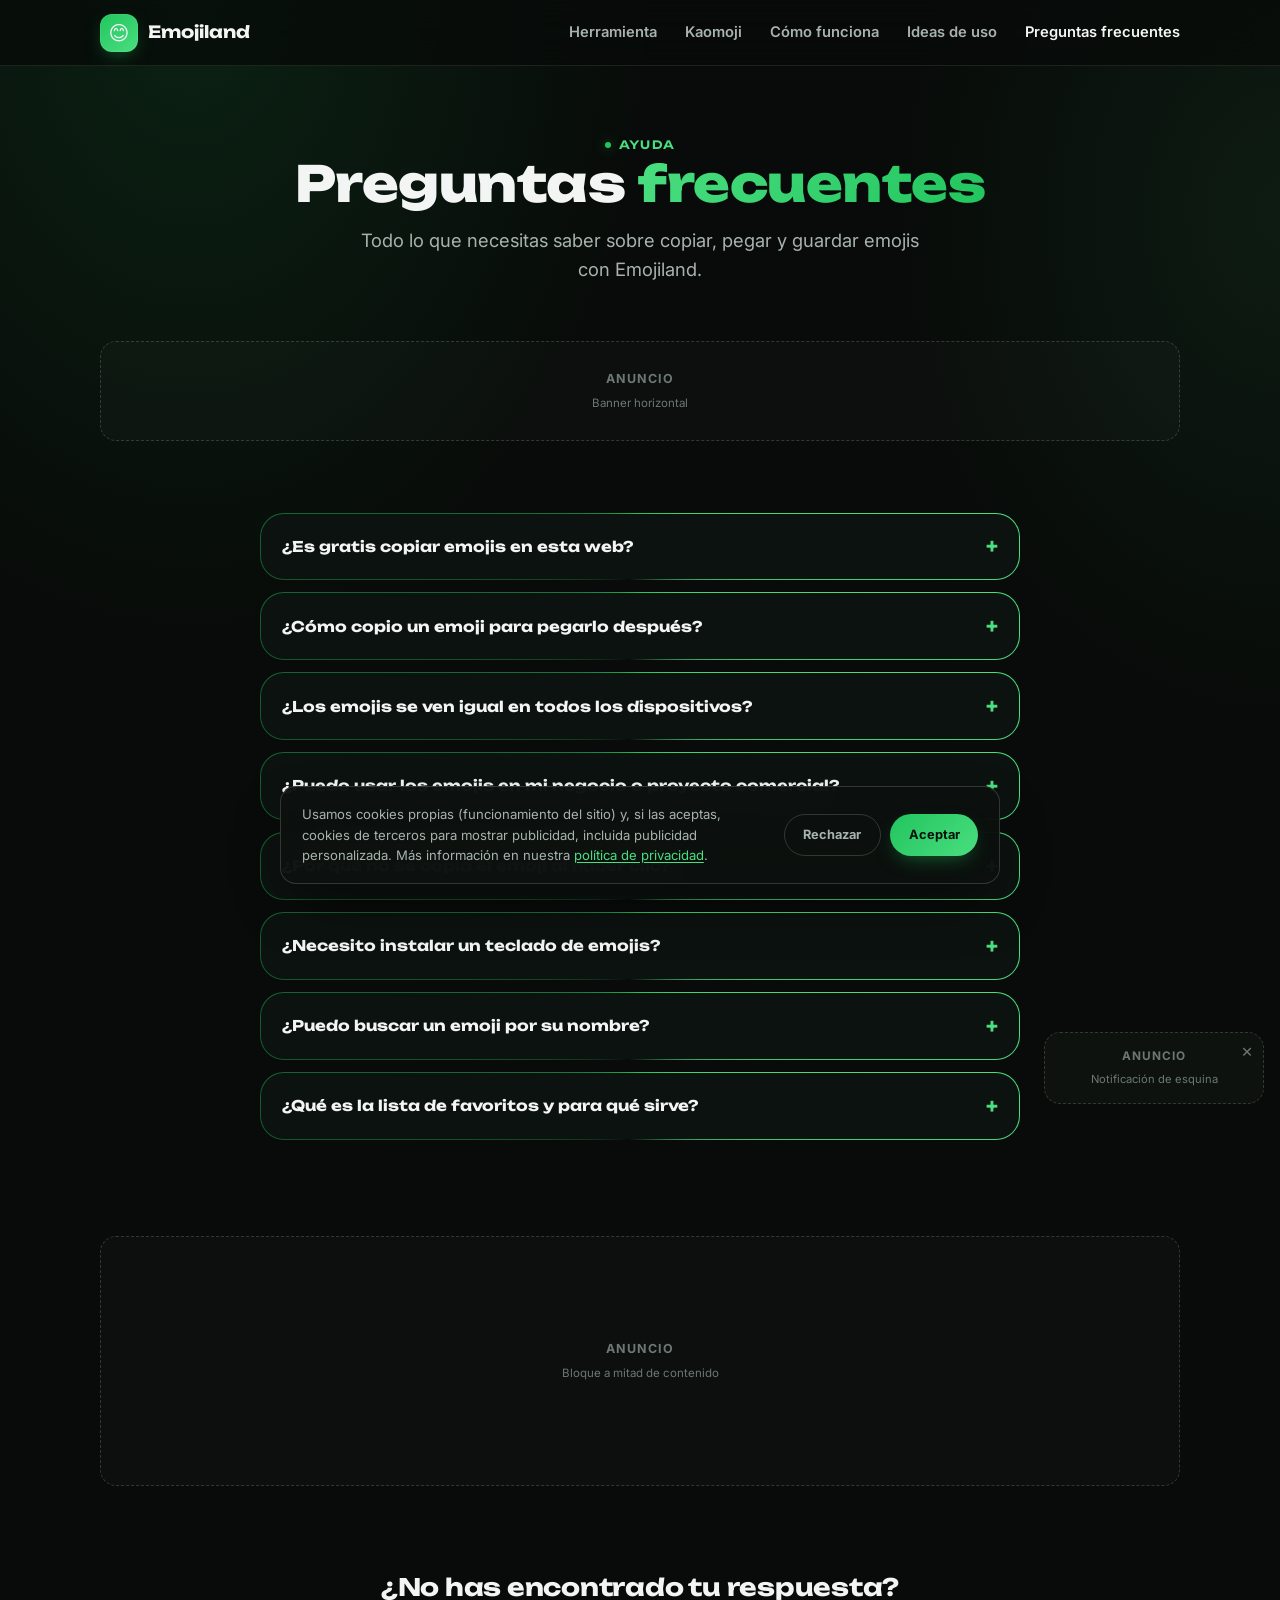
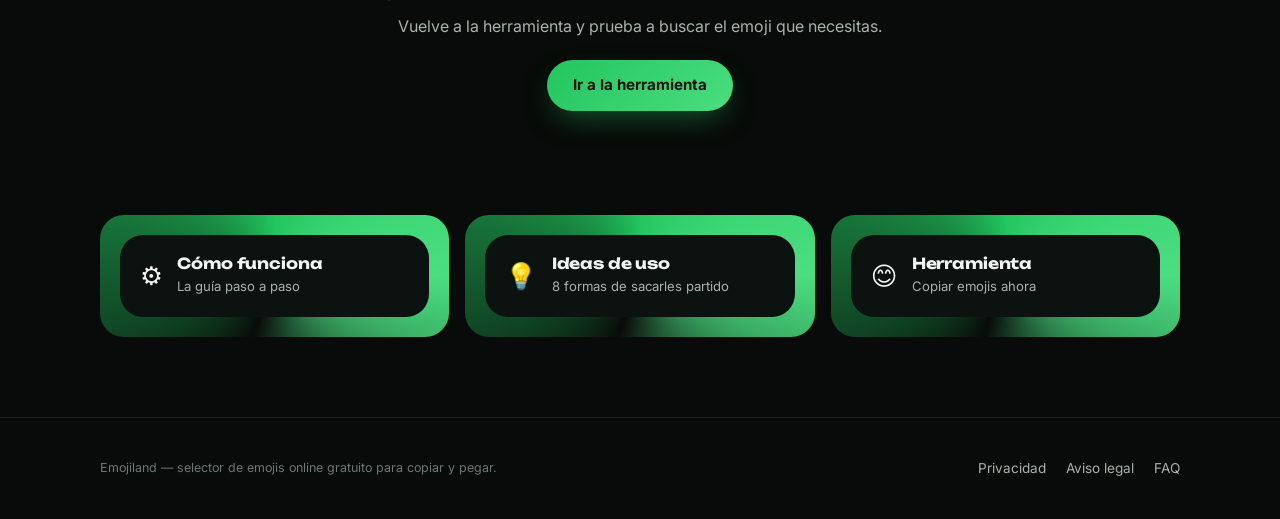
<file: faq.html>
<!DOCTYPE html>
<html lang="es">
<head>
<meta charset="UTF-8">
<meta name="viewport" content="width=device-width, initial-scale=1">
<title>Preguntas Frecuentes sobre Emojis | Emojiland</title>
<meta name="description" content="Respuestas a las dudas más comunes sobre copiar y pegar emojis: portapapeles, favoritos, uso comercial y compatibilidad entre dispositivos.">
<link rel="canonical" href="https://emojiland.someristudio.shop/faq.html">
<meta property="og:type" content="website">
<meta property="og:title" content="Preguntas Frecuentes sobre Emojis | Emojiland">
<meta property="og:description" content="Respuestas a las dudas más comunes sobre copiar y pegar emojis.">
<meta property="og:image" content="https://emojiland.someristudio.shop/assets/img/og-image.png">
<meta property="og:image:width" content="1200">
<meta property="og:image:height" content="630">
<meta name="twitter:card" content="summary_large_image">
<meta name="twitter:title" content="Preguntas Frecuentes sobre Emojis | Emojiland">
<meta name="twitter:image" content="https://emojiland.someristudio.shop/assets/img/og-image.png">
<meta name="theme-color" content="#080b09">
<link rel="icon" href="data:image/svg+xml,%3Csvg xmlns='http://www.w3.org/2000/svg' viewBox='0 0 100 100'%3E%3Ctext y='.9em' font-size='90'%3E%F0%9F%98%80%3C/text%3E%3C/svg%3E">
<link rel="preconnect" href="https://fonts.googleapis.com">
<link rel="preconnect" href="https://fonts.gstatic.com" crossorigin>
<link rel="stylesheet" href="https://fonts.googleapis.com/css2?family=Unbounded:wght@600;700;800&family=Inter:wght@400;600;700&display=swap">
<link rel="stylesheet" href="styles.css?v=20260826">

<script type="application/ld+json">
{
  "@context": "https://schema.org",
  "@type": "FAQPage",
  "mainEntity": [
    { "@type": "Question", "name": "¿Es gratis copiar emojis en esta web?", "acceptedAnswer": { "@type": "Answer", "text": "Sí, completamente gratis y sin límite de uso. No hace falta crear una cuenta ni instalar ninguna aplicación: entras, buscas el emoji que necesitas y lo copias." } },
    { "@type": "Question", "name": "¿Cómo copio un emoji para pegarlo después?", "acceptedAnswer": { "@type": "Answer", "text": "Haz clic o toca el emoji que quieras. Se copia automáticamente a tu portapapeles y verás un aviso de confirmación. Después solo tienes que pegarlo donde quieras usarlo." } },
    { "@type": "Question", "name": "¿Los emojis se ven igual en todos los dispositivos?", "acceptedAnswer": { "@type": "Answer", "text": "El diseño exacto del emoji depende del sistema operativo o la app donde lo pegues, pero el significado y el código son siempre los mismos." } },
    { "@type": "Question", "name": "¿Puedo usar los emojis en mi negocio o proyecto comercial?", "acceptedAnswer": { "@type": "Answer", "text": "Sí. Los emojis son caracteres Unicode estándar, de uso libre en cualquier contexto personal o comercial." } },
    { "@type": "Question", "name": "¿Por qué no se copia el emoji al hacer clic?", "acceptedAnswer": { "@type": "Answer", "text": "Algunos navegadores o configuraciones de privacidad muy estrictas bloquean el acceso automático al portapapeles. Prueba a recargar la página." } },
    { "@type": "Question", "name": "¿Necesito instalar un teclado de emojis?", "acceptedAnswer": { "@type": "Answer", "text": "No. Esta web funciona como un selector de emojis online que sustituye al teclado de emojis del móvil u ordenador." } },
    { "@type": "Question", "name": "¿Puedo buscar un emoji por su nombre?", "acceptedAnswer": { "@type": "Answer", "text": "Sí, usa el buscador de la herramienta y escribe una palabra clave para filtrar al instante entre todas las categorías." } },
    { "@type": "Question", "name": "¿Qué es la lista de favoritos y para qué sirve?", "acceptedAnswer": { "@type": "Answer", "text": "Al pulsar la estrella de un emoji lo guardas en tus favoritos, solo en tu navegador. Desde ahí puedes descargar tu selección como archivo de texto." } }
  ]
}
</script>
</head>
<body>
<a href="#main" class="skip-link">Saltar al contenido</a>

<header class="site-header">
  <div class="container">
    <a href="./" class="brand">
      <span class="brand-mark" aria-hidden="true">😊</span>
      <span>Emojiland</span>
    </a>
    <nav class="main-nav" aria-label="Navegación principal">
      <a href="./">Herramienta</a>
      <a href="kaomoji.html">Kaomoji</a>
      <a href="como-funciona.html">Cómo funciona</a>
      <a href="ideas-de-uso.html">Ideas de uso</a>
      <a href="faq.html" aria-current="page">Preguntas frecuentes</a>
    </nav>
    <button type="button" class="nav-toggle" data-nav-toggle aria-label="Abrir menú" aria-expanded="false">
      <svg viewBox="0 0 24 24" fill="none" stroke="currentColor" stroke-width="2" stroke-linecap="round"><path d="M3 6h18M3 12h18M3 18h18"/></svg>
    </button>
  </div>
  <nav class="mobile-nav" data-mobile-nav aria-label="Navegación móvil">
    <a href="./">Herramienta</a>
    <a href="kaomoji.html">Kaomoji</a>
    <a href="como-funciona.html">Cómo funciona</a>
    <a href="ideas-de-uso.html">Ideas de uso</a>
    <a href="faq.html">Preguntas frecuentes</a>
  </nav>
</header>

<main id="main">
  <section class="hero container">
    <p class="eyebrow">Ayuda</p>
    <h1>Preguntas <span class="accent-text">frecuentes</span></h1>
    <p class="lead">Todo lo que necesitas saber sobre copiar, pegar y guardar emojis con Emojiland.</p>
  </section>

  <div class="container">
    <div class="ad-slot ad-banner" role="complementary" aria-label="Espacio publicitario">
      <div class="ad-slot-label">ANUNCIO<small>Banner horizontal</small></div>

      <!-- PEGA AQUÍ TU CODIGO DE ADSENSE. Cárgalo solo tras el consentimiento:
           document.addEventListener("emojiland:cookies-accepted", function () { /* insertar script de anuncios aqui */ }); -->
    </div>
  </div>

  <section class="section container">
    <div class="faq-list" id="faq">
      <div class="glow-border faq-item reveal">
        <details class="glow-border-inner">
          <summary>¿Es gratis copiar emojis en esta web?<span class="plus" aria-hidden="true">+</span></summary>
          <p class="faq-answer">Sí, completamente gratis y sin límite de uso. No hace falta crear una cuenta ni instalar ninguna aplicación: entras, buscas el emoji que necesitas y lo copias.</p>
        </details>
      </div>
      <div class="glow-border faq-item reveal">
        <details class="glow-border-inner">
          <summary>¿Cómo copio un emoji para pegarlo después?<span class="plus" aria-hidden="true">+</span></summary>
          <p class="faq-answer">Haz clic o toca el emoji que quieras. Se copia automáticamente a tu portapapeles y verás un aviso de confirmación. Después solo tienes que pegarlo (Ctrl+V o mantener pulsado y elegir «Pegar») donde quieras usarlo.</p>
        </details>
      </div>
      <div class="glow-border faq-item reveal">
        <details class="glow-border-inner">
          <summary>¿Los emojis se ven igual en todos los dispositivos?<span class="plus" aria-hidden="true">+</span></summary>
          <p class="faq-answer">El diseño del emoji (colores y forma exactos) depende del sistema operativo o la app donde lo pegues — iOS, Android, WhatsApp o Windows pueden mostrar una versión ligeramente distinta del mismo emoji, pero el significado y el código son siempre los mismos.</p>
        </details>
      </div>
      <div class="glow-border faq-item reveal">
        <details class="glow-border-inner">
          <summary>¿Puedo usar los emojis en mi negocio o proyecto comercial?<span class="plus" aria-hidden="true">+</span></summary>
          <p class="faq-answer">Sí. Los emojis son caracteres Unicode estándar, de uso libre en cualquier contexto personal o comercial: cartas de restaurantes, redes sociales, marketing, papelería, etc.</p>
        </details>
      </div>
      <div class="glow-border faq-item reveal">
        <details class="glow-border-inner">
          <summary>¿Por qué no se copia el emoji al hacer clic?<span class="plus" aria-hidden="true">+</span></summary>
          <p class="faq-answer">Algunos navegadores antiguos o configuraciones de privacidad muy estrictas bloquean el acceso automático al portapapeles. Si ves que no se copia, prueba a recargar la página o a mantener pulsado el emoji durante un instante.</p>
        </details>
      </div>
      <div class="glow-border faq-item reveal">
        <details class="glow-border-inner">
          <summary>¿Necesito instalar un teclado de emojis?<span class="plus" aria-hidden="true">+</span></summary>
          <p class="faq-answer">No. Esta web funciona como un selector de emojis online que sustituye al teclado de emojis del móvil u ordenador — útil sobre todo en ordenadores de escritorio, donde buscar un emoji concreto suele ser incómodo.</p>
        </details>
      </div>
      <div class="glow-border faq-item reveal">
        <details class="glow-border-inner">
          <summary>¿Puedo buscar un emoji por su nombre?<span class="plus" aria-hidden="true">+</span></summary>
          <p class="faq-answer">Sí, usa el buscador de la parte superior de la herramienta y escribe una palabra clave (por ejemplo «corazón» o «pizza») para filtrar al instante entre todas las categorías.</p>
        </details>
      </div>
      <div class="glow-border faq-item reveal">
        <details class="glow-border-inner">
          <summary>¿Qué es la lista de favoritos y para qué sirve?<span class="plus" aria-hidden="true">+</span></summary>
          <p class="faq-answer">Al pulsar la estrella de un emoji lo guardas en tus favoritos (solo en tu navegador). Desde ahí puedes descargar tu selección como archivo de texto para guardarla o compartirla.</p>
        </details>
      </div>
    </div>
  </section>

  <div class="container">
    <div class="ad-slot ad-incontent" role="complementary" aria-label="Espacio publicitario">
      <div class="ad-slot-label">ANUNCIO<small>Bloque a mitad de contenido</small></div>

      <!-- PEGA AQUÍ TU CODIGO DE ADSENSE. Cárgalo solo tras el consentimiento:
           document.addEventListener("emojiland:cookies-accepted", function () { /* insertar script de anuncios aqui */ }); -->
    </div>
  </div>

  <section class="cta-band container reveal">
    <h2>¿No has encontrado tu respuesta?</h2>
    <p>Vuelve a la herramienta y prueba a buscar el emoji que necesitas.</p>
    <a href="./" class="btn-primary">Ir a la herramienta</a>
  </section>

  <section class="section container">
    <div class="more-pages">
      <a class="glow-border more-page-card reveal" href="como-funciona.html">
        <div class="glow-border-inner">
          <span class="mp-icon" aria-hidden="true">⚙️</span>
          <div><h3>Cómo funciona</h3><p>La guía paso a paso</p></div>
        </div>
      </a>
      <a class="glow-border more-page-card reveal" href="ideas-de-uso.html">
        <div class="glow-border-inner">
          <span class="mp-icon" aria-hidden="true">💡</span>
          <div><h3>Ideas de uso</h3><p>8 formas de sacarles partido</p></div>
        </div>
      </a>
      <a class="glow-border more-page-card reveal" href="./">
        <div class="glow-border-inner">
          <span class="mp-icon" aria-hidden="true">😊</span>
          <div><h3>Herramienta</h3><p>Copiar emojis ahora</p></div>
        </div>
      </a>
    </div>
  </section>
</main>

<footer class="site-footer">
  <div class="container footer-grid">
    <p class="footer-note">Emojiland — selector de emojis online gratuito para copiar y pegar.</p>
    <nav class="footer-links" aria-label="Enlaces legales">
      <a href="privacidad.html">Privacidad</a>
      <a href="aviso-legal.html">Aviso legal</a>
      <a href="faq.html">FAQ</a>
    </nav>
  </div>
</footer>

<aside class="ad-corner" data-ad-corner aria-label="Espacio publicitario">
  <button type="button" class="ad-corner-close" data-ad-corner-close aria-label="Cerrar anuncio">✕</button>
  <div class="ad-corner-body">ANUNCIO<span>Notificación de esquina</span></div>
</aside>

<aside class="cookie-banner" data-cookie-banner role="dialog" aria-label="Aviso de cookies">
  <p>Usamos cookies propias (funcionamiento del sitio) y, si las aceptas, cookies de terceros para mostrar publicidad, incluida publicidad personalizada. Más información en nuestra <a href="privacidad.html">política de privacidad</a>.</p>
  <div class="cookie-banner-actions">
    <button type="button" class="cookie-btn cookie-btn-reject" data-cookie-reject>Rechazar</button>
    <button type="button" class="cookie-btn cookie-btn-accept" data-cookie-accept>Aceptar</button>
  </div>
</aside>

<script defer src="lib/manifest.js"></script>
<script defer src="main.js?v=20260826"></script>
</body>
</html>
</file>
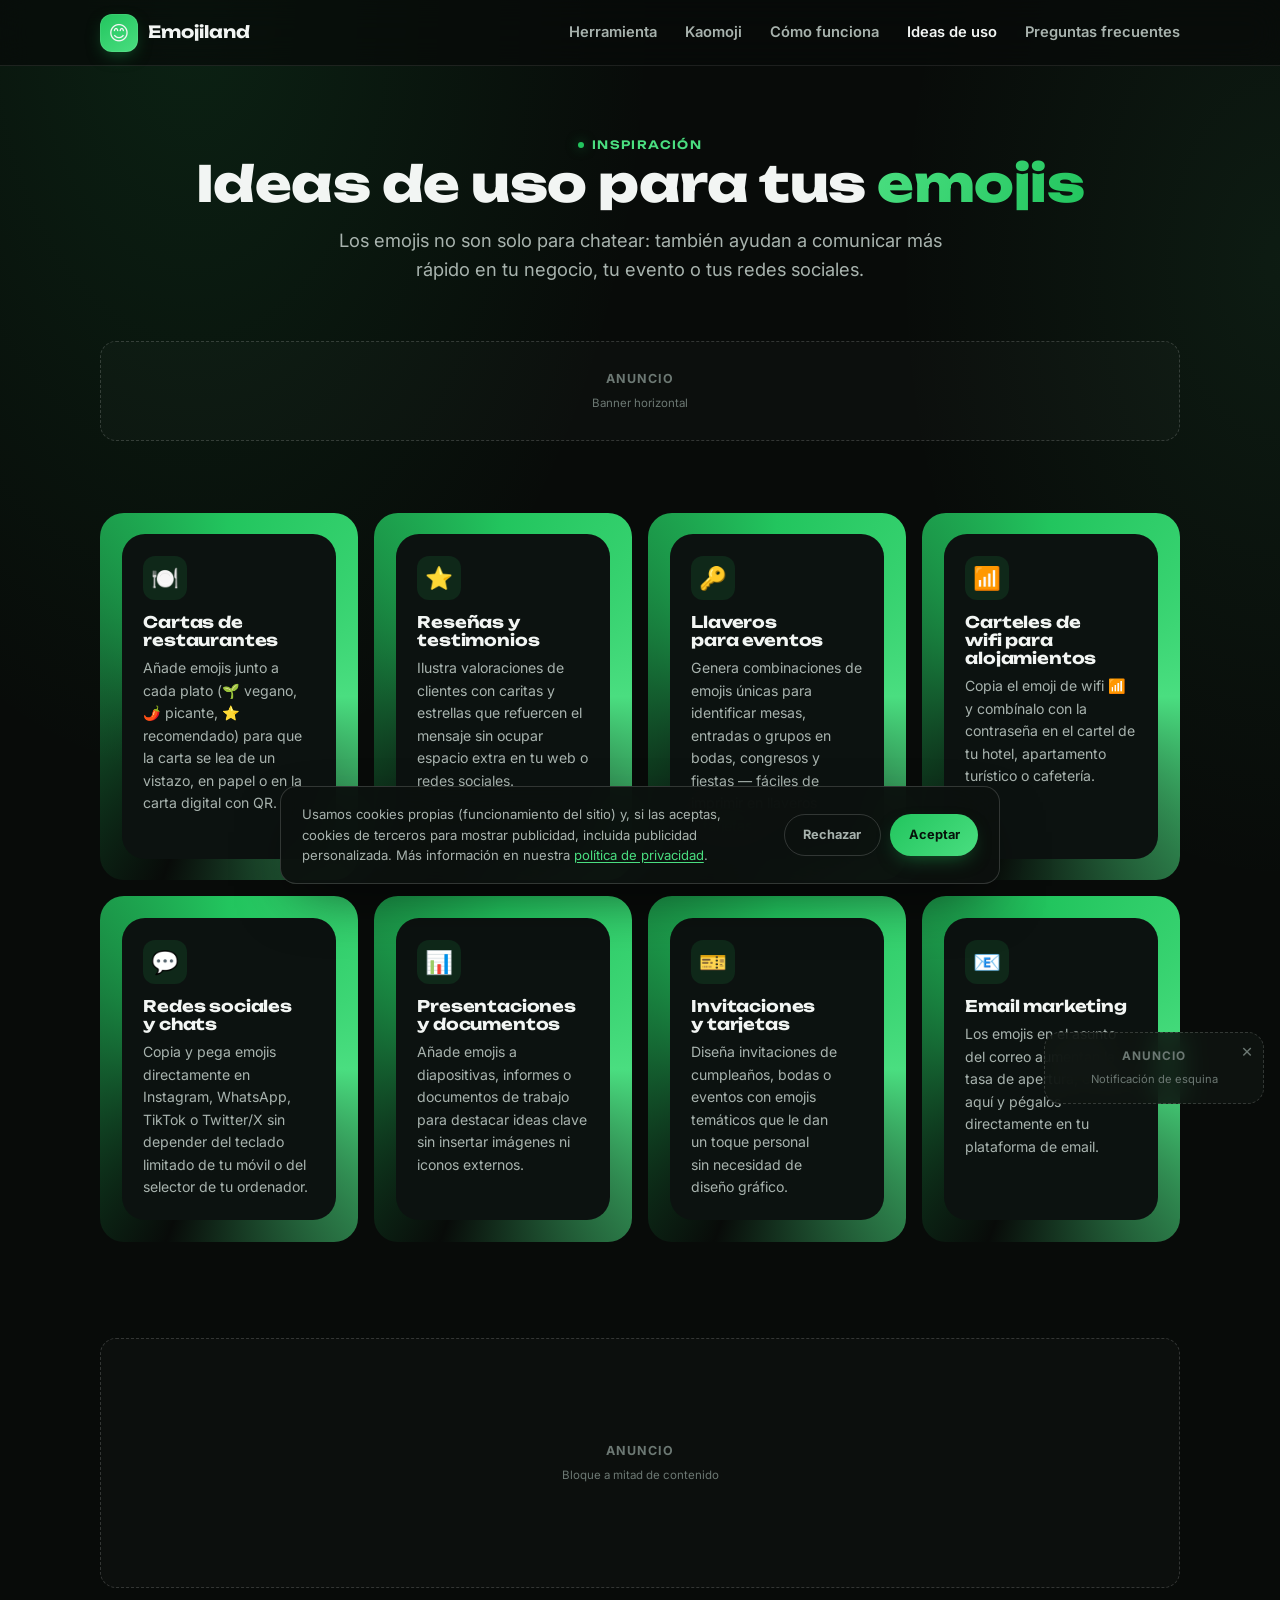
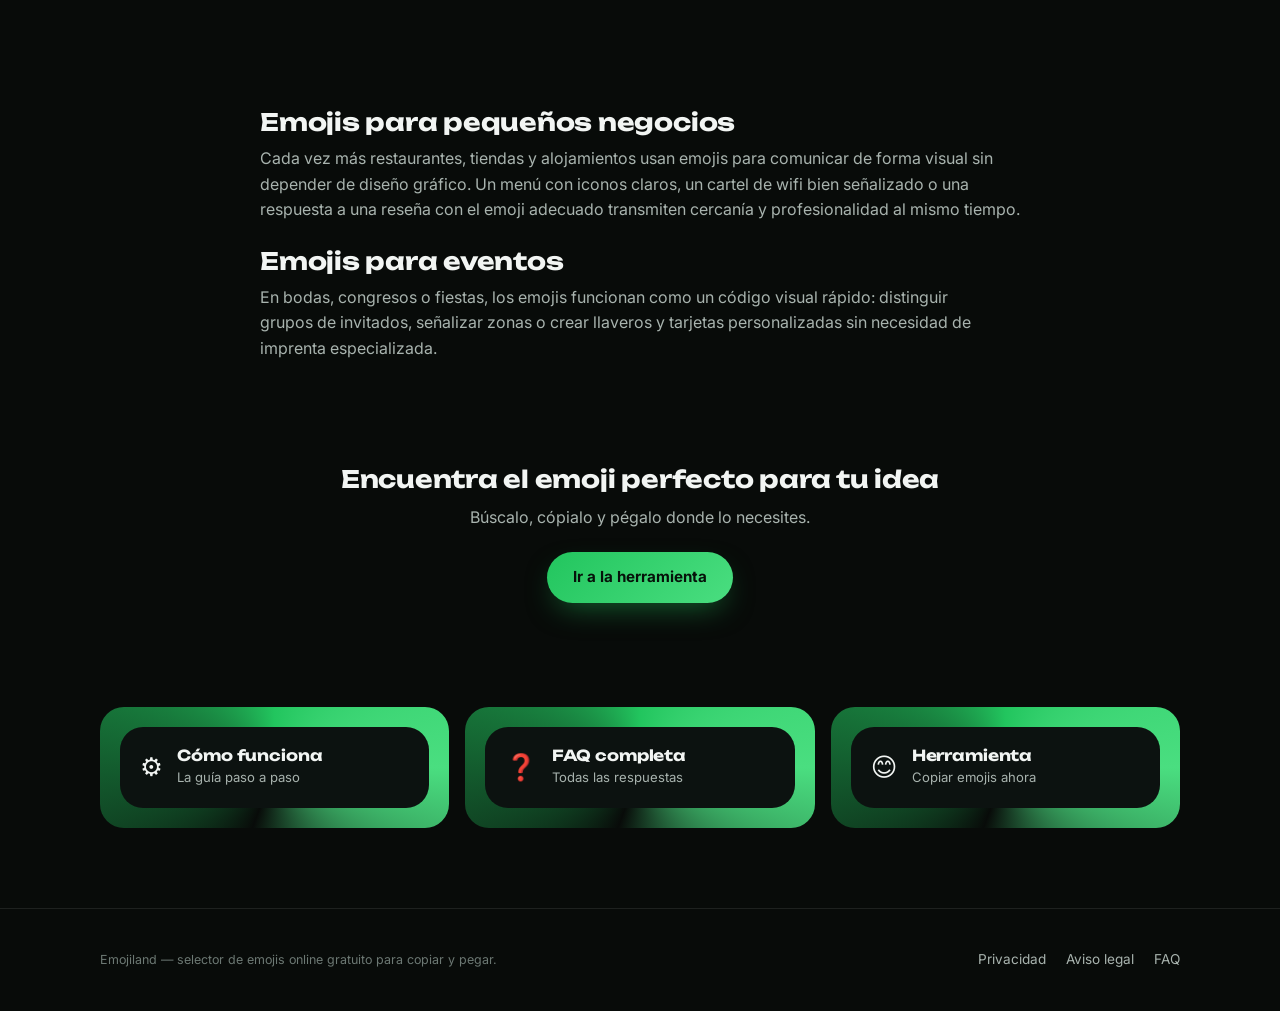
<file: ideas-de-uso.html>
<!DOCTYPE html>
<html lang="es">
<head>
<meta charset="UTF-8">
<meta name="viewport" content="width=device-width, initial-scale=1">
<title>Ideas de uso para emojis: negocios y eventos | Emojiland</title>
<meta name="description" content="8 ideas prácticas para usar emojis: cartas de restaurante, reseñas, llaveros de eventos, wifi de alojamientos, redes sociales y más.">
<link rel="canonical" href="https://emojiland.someristudio.shop/ideas-de-uso.html">
<meta property="og:type" content="website">
<meta property="og:title" content="Ideas de uso para emojis | Emojiland">
<meta property="og:description" content="8 ideas prácticas para usar emojis en tu negocio, evento o redes sociales.">
<meta property="og:image" content="https://emojiland.someristudio.shop/assets/img/og-image.png">
<meta property="og:image:width" content="1200">
<meta property="og:image:height" content="630">
<meta name="twitter:card" content="summary_large_image">
<meta name="twitter:title" content="Ideas de uso para emojis | Emojiland">
<meta name="twitter:image" content="https://emojiland.someristudio.shop/assets/img/og-image.png">
<meta name="theme-color" content="#080b09">
<link rel="icon" href="data:image/svg+xml,%3Csvg xmlns='http://www.w3.org/2000/svg' viewBox='0 0 100 100'%3E%3Ctext y='.9em' font-size='90'%3E%F0%9F%98%80%3C/text%3E%3C/svg%3E">
<link rel="preconnect" href="https://fonts.googleapis.com">
<link rel="preconnect" href="https://fonts.gstatic.com" crossorigin>
<link rel="stylesheet" href="https://fonts.googleapis.com/css2?family=Unbounded:wght@600;700;800&family=Inter:wght@400;600;700&display=swap">
<link rel="stylesheet" href="styles.css?v=20260826">
</head>
<body>
<a href="#main" class="skip-link">Saltar al contenido</a>

<header class="site-header">
  <div class="container">
    <a href="./" class="brand">
      <span class="brand-mark" aria-hidden="true">😊</span>
      <span>Emojiland</span>
    </a>
    <nav class="main-nav" aria-label="Navegación principal">
      <a href="./">Herramienta</a>
      <a href="kaomoji.html">Kaomoji</a>
      <a href="como-funciona.html">Cómo funciona</a>
      <a href="ideas-de-uso.html" aria-current="page">Ideas de uso</a>
      <a href="faq.html">Preguntas frecuentes</a>
    </nav>
    <button type="button" class="nav-toggle" data-nav-toggle aria-label="Abrir menú" aria-expanded="false">
      <svg viewBox="0 0 24 24" fill="none" stroke="currentColor" stroke-width="2" stroke-linecap="round"><path d="M3 6h18M3 12h18M3 18h18"/></svg>
    </button>
  </div>
  <nav class="mobile-nav" data-mobile-nav aria-label="Navegación móvil">
    <a href="./">Herramienta</a>
    <a href="kaomoji.html">Kaomoji</a>
    <a href="como-funciona.html">Cómo funciona</a>
    <a href="ideas-de-uso.html">Ideas de uso</a>
    <a href="faq.html">Preguntas frecuentes</a>
  </nav>
</header>

<main id="main">
  <section class="hero container">
    <p class="eyebrow">Inspiración</p>
    <h1>Ideas de uso para tus <span class="accent-text">emojis</span></h1>
    <p class="lead">Los emojis no son solo para chatear: también ayudan a comunicar más rápido en tu negocio, tu evento o tus redes sociales.</p>
  </section>

  <div class="container">
    <div class="ad-slot ad-banner" role="complementary" aria-label="Espacio publicitario">
      <div class="ad-slot-label">ANUNCIO<small>Banner horizontal</small></div>

      <!-- PEGA AQUÍ TU CODIGO DE ADSENSE. Cárgalo solo tras el consentimiento:
           document.addEventListener("emojiland:cookies-accepted", function () { /* insertar script de anuncios aqui */ }); -->
    </div>
  </div>

  <section class="section container">
    <div class="uses-grid" id="ideas">
      <div class="glow-border use-card reveal">
        <div class="glow-border-inner">
          <div class="use-icon" aria-hidden="true">🍽️</div>
          <h3>Cartas de restaurantes</h3>
          <p>Añade emojis junto a cada plato (🌱 vegano, 🌶️ picante, ⭐ recomendado) para que la carta se lea de un vistazo, en papel o en la carta digital con QR.</p>
        </div>
      </div>
      <div class="glow-border use-card reveal">
        <div class="glow-border-inner">
          <div class="use-icon" aria-hidden="true">⭐</div>
          <h3>Reseñas y testimonios</h3>
          <p>Ilustra valoraciones de clientes con caritas y estrellas que refuercen el mensaje sin ocupar espacio extra en tu web o redes sociales.</p>
        </div>
      </div>
      <div class="glow-border use-card reveal">
        <div class="glow-border-inner">
          <div class="use-icon" aria-hidden="true">🔑</div>
          <h3>Llaveros para eventos</h3>
          <p>Genera combinaciones de emojis únicas para identificar mesas, entradas o grupos en bodas, congresos y fiestas — fáciles de imprimir en llaveros o tarjetas.</p>
        </div>
      </div>
      <div class="glow-border use-card reveal">
        <div class="glow-border-inner">
          <div class="use-icon" aria-hidden="true">📶</div>
          <h3>Carteles de wifi para alojamientos</h3>
          <p>Copia el emoji de wifi 📶 y combínalo con la contraseña en el cartel de tu hotel, apartamento turístico o cafetería.</p>
        </div>
      </div>
      <div class="glow-border use-card reveal">
        <div class="glow-border-inner">
          <div class="use-icon" aria-hidden="true">💬</div>
          <h3>Redes sociales y chats</h3>
          <p>Copia y pega emojis directamente en Instagram, WhatsApp, TikTok o Twitter/X sin depender del teclado limitado de tu móvil o del selector de tu ordenador.</p>
        </div>
      </div>
      <div class="glow-border use-card reveal">
        <div class="glow-border-inner">
          <div class="use-icon" aria-hidden="true">📊</div>
          <h3>Presentaciones y documentos</h3>
          <p>Añade emojis a diapositivas, informes o documentos de trabajo para destacar ideas clave sin insertar imágenes ni iconos externos.</p>
        </div>
      </div>
      <div class="glow-border use-card reveal">
        <div class="glow-border-inner">
          <div class="use-icon" aria-hidden="true">🎫</div>
          <h3>Invitaciones y tarjetas</h3>
          <p>Diseña invitaciones de cumpleaños, bodas o eventos con emojis temáticos que le dan un toque personal sin necesidad de diseño gráfico.</p>
        </div>
      </div>
      <div class="glow-border use-card reveal">
        <div class="glow-border-inner">
          <div class="use-icon" aria-hidden="true">📧</div>
          <h3>Email marketing</h3>
          <p>Los emojis en el asunto del correo aumentan la tasa de apertura; cópialos aquí y pégalos directamente en tu plataforma de email.</p>
        </div>
      </div>
    </div>
  </section>

  <div class="container">
    <div class="ad-slot ad-incontent" role="complementary" aria-label="Espacio publicitario">
      <div class="ad-slot-label">ANUNCIO<small>Bloque a mitad de contenido</small></div>

      <!-- PEGA AQUÍ TU CODIGO DE ADSENSE. Cárgalo solo tras el consentimiento:
           document.addEventListener("emojiland:cookies-accepted", function () { /* insertar script de anuncios aqui */ }); -->
    </div>
  </div>

  <section class="section container">
    <div class="seo-copy reveal">
      <h2>Emojis para pequeños negocios</h2>
      <p>Cada vez más restaurantes, tiendas y alojamientos usan emojis para comunicar de forma visual sin depender de diseño gráfico. Un menú con iconos claros, un cartel de wifi bien señalizado o una respuesta a una reseña con el emoji adecuado transmiten cercanía y profesionalidad al mismo tiempo.</p>
      <h2>Emojis para eventos</h2>
      <p>En bodas, congresos o fiestas, los emojis funcionan como un código visual rápido: distinguir grupos de invitados, señalizar zonas o crear llaveros y tarjetas personalizadas sin necesidad de imprenta especializada.</p>
    </div>
  </section>

  <section class="cta-band container reveal">
    <h2>Encuentra el emoji perfecto para tu idea</h2>
    <p>Búscalo, cópialo y pégalo donde lo necesites.</p>
    <a href="./" class="btn-primary">Ir a la herramienta</a>
  </section>

  <section class="section container">
    <div class="more-pages">
      <a class="glow-border more-page-card reveal" href="como-funciona.html">
        <div class="glow-border-inner">
          <span class="mp-icon" aria-hidden="true">⚙️</span>
          <div><h3>Cómo funciona</h3><p>La guía paso a paso</p></div>
        </div>
      </a>
      <a class="glow-border more-page-card reveal" href="faq.html">
        <div class="glow-border-inner">
          <span class="mp-icon" aria-hidden="true">❓</span>
          <div><h3>FAQ completa</h3><p>Todas las respuestas</p></div>
        </div>
      </a>
      <a class="glow-border more-page-card reveal" href="./">
        <div class="glow-border-inner">
          <span class="mp-icon" aria-hidden="true">😊</span>
          <div><h3>Herramienta</h3><p>Copiar emojis ahora</p></div>
        </div>
      </a>
    </div>
  </section>
</main>

<footer class="site-footer">
  <div class="container footer-grid">
    <p class="footer-note">Emojiland — selector de emojis online gratuito para copiar y pegar.</p>
    <nav class="footer-links" aria-label="Enlaces legales">
      <a href="privacidad.html">Privacidad</a>
      <a href="aviso-legal.html">Aviso legal</a>
      <a href="faq.html">FAQ</a>
    </nav>
  </div>
</footer>

<aside class="ad-corner" data-ad-corner aria-label="Espacio publicitario">
  <button type="button" class="ad-corner-close" data-ad-corner-close aria-label="Cerrar anuncio">✕</button>
  <div class="ad-corner-body">ANUNCIO<span>Notificación de esquina</span></div>
</aside>

<aside class="cookie-banner" data-cookie-banner role="dialog" aria-label="Aviso de cookies">
  <p>Usamos cookies propias (funcionamiento del sitio) y, si las aceptas, cookies de terceros para mostrar publicidad, incluida publicidad personalizada. Más información en nuestra <a href="privacidad.html">política de privacidad</a>.</p>
  <div class="cookie-banner-actions">
    <button type="button" class="cookie-btn cookie-btn-reject" data-cookie-reject>Rechazar</button>
    <button type="button" class="cookie-btn cookie-btn-accept" data-cookie-accept>Aceptar</button>
  </div>
</aside>

<script defer src="lib/manifest.js"></script>
<script defer src="main.js?v=20260826"></script>
</body>
</html>
</file>
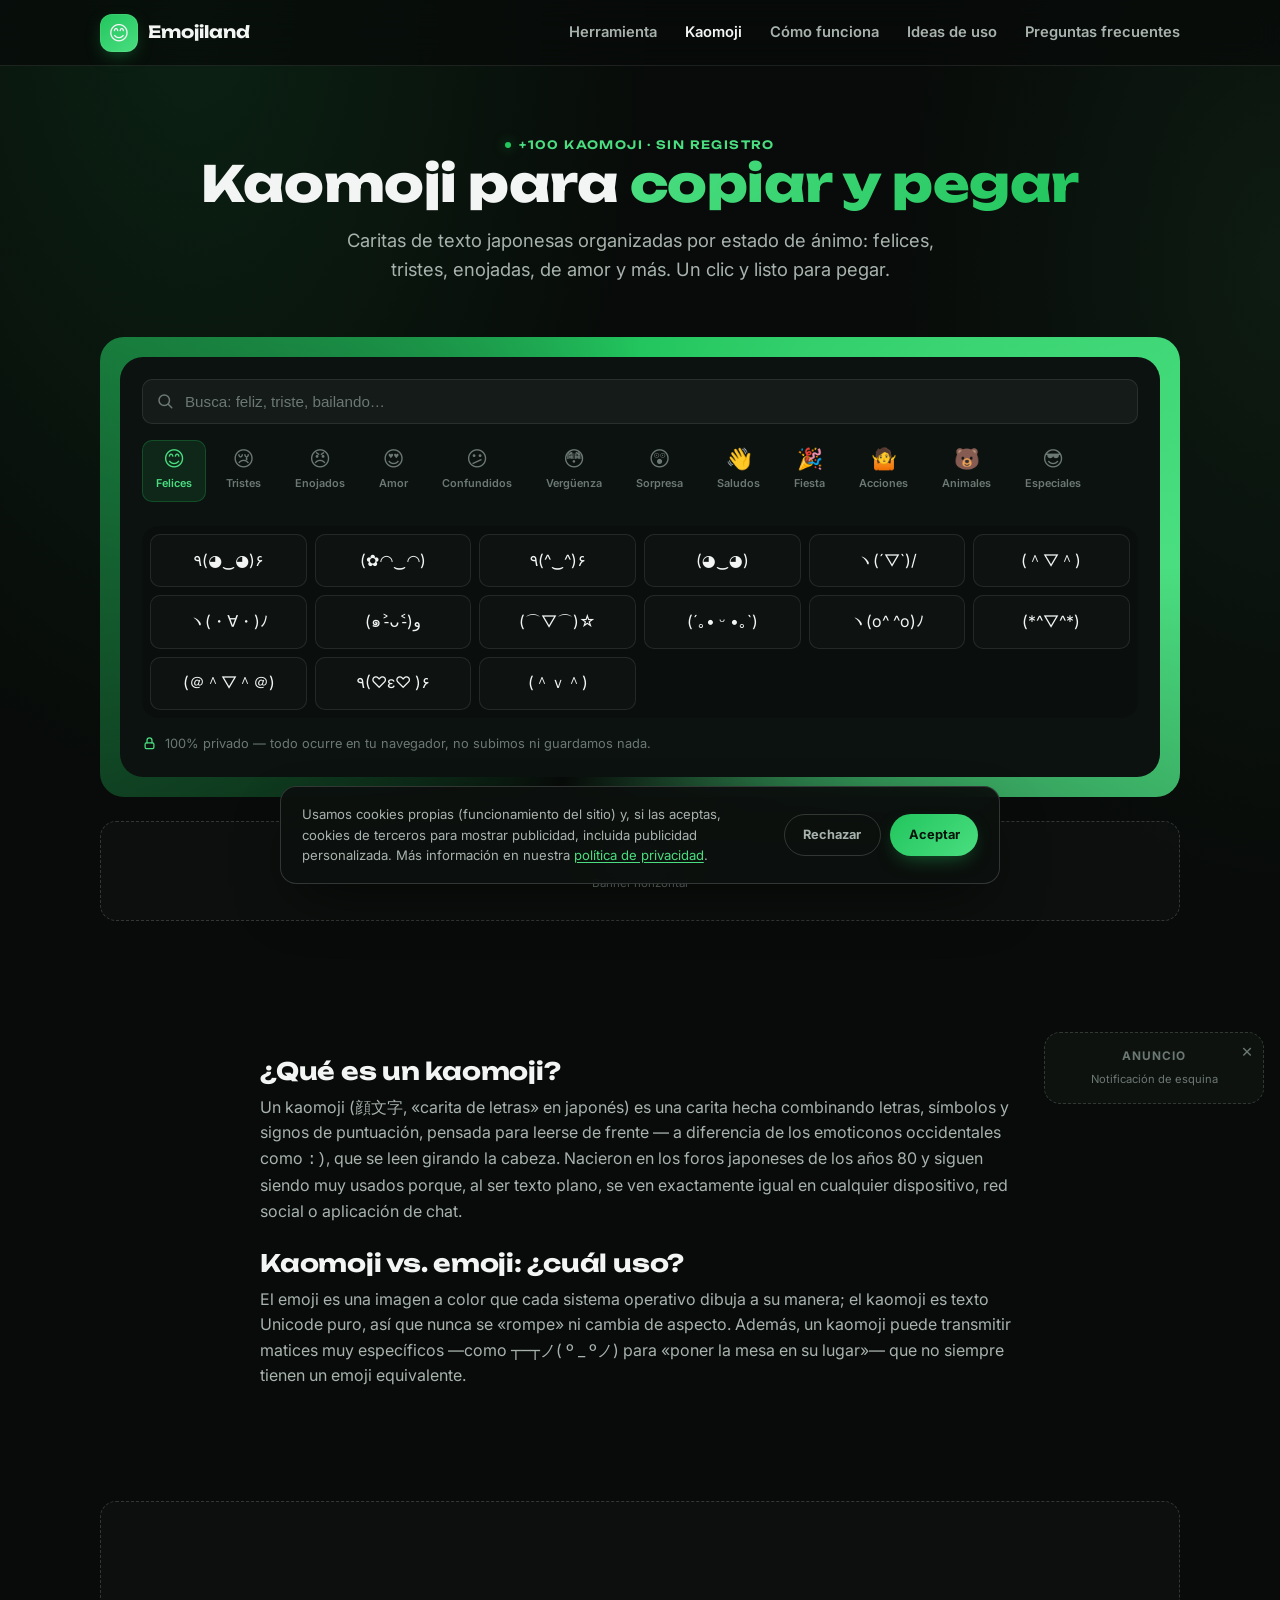
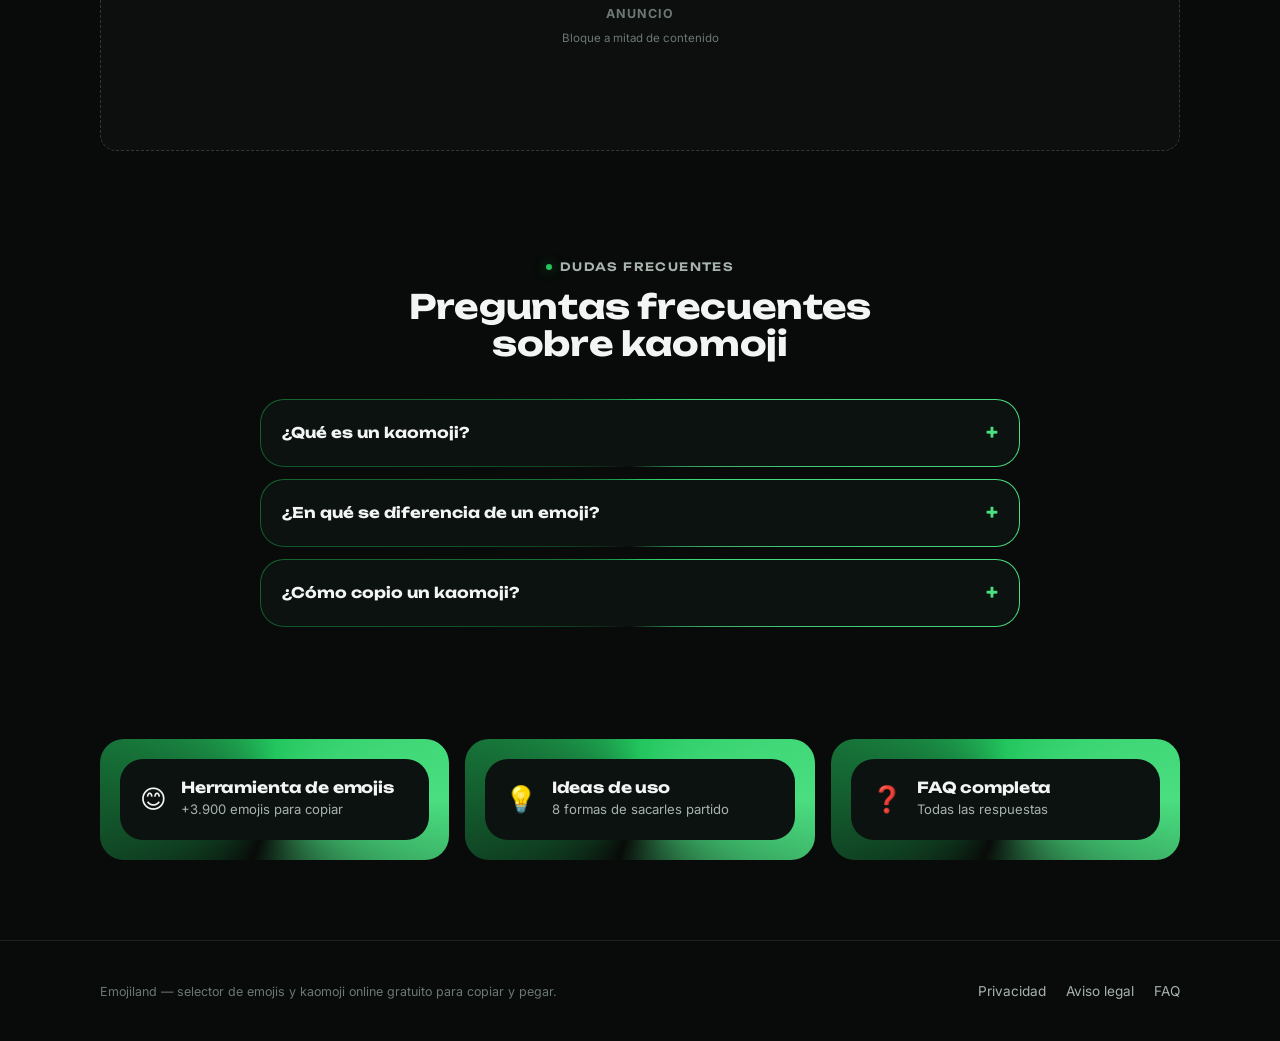
<file: kaomoji.html>
<!DOCTYPE html>
<html lang="es">
<head>
<meta charset="UTF-8">
<meta name="viewport" content="width=device-width, initial-scale=1">
<title>Kaomoji para Copiar y Pegar Gratis | Emojiland</title>
<meta name="description" content="Más de 100 kaomoji (caritas de texto japonesas) listos para copiar: felices, tristes, enojados, de amor y más. Sin registro, un clic y listo.">
<link rel="canonical" href="https://emojiland.someristudio.shop/kaomoji.html">
<meta property="og:type" content="website">
<meta property="og:title" content="Kaomoji para Copiar y Pegar Gratis | Emojiland">
<meta property="og:description" content="Más de 100 kaomoji (caritas de texto japonesas) listos para copiar, organizados por estado de ánimo.">
<meta property="og:url" content="https://emojiland.someristudio.shop/kaomoji.html">
<meta property="og:image" content="https://emojiland.someristudio.shop/assets/img/og-image.png">
<meta property="og:image:width" content="1200">
<meta property="og:image:height" content="630">
<meta name="twitter:card" content="summary_large_image">
<meta name="twitter:title" content="Kaomoji para Copiar y Pegar Gratis | Emojiland">
<meta name="twitter:image" content="https://emojiland.someristudio.shop/assets/img/og-image.png">
<meta name="theme-color" content="#080b09">
<link rel="icon" href="data:image/svg+xml,%3Csvg xmlns='http://www.w3.org/2000/svg' viewBox='0 0 100 100'%3E%3Ctext y='.9em' font-size='90'%3E%F0%9F%98%80%3C/text%3E%3C/svg%3E">

<link rel="preconnect" href="https://fonts.googleapis.com">
<link rel="preconnect" href="https://fonts.gstatic.com" crossorigin>
<link rel="stylesheet" href="https://fonts.googleapis.com/css2?family=Unbounded:wght@600;700;800&family=Inter:wght@400;600;700&display=swap">
<link rel="stylesheet" href="styles.css?v=20260826">

<script type="application/ld+json">
{
  "@context": "https://schema.org",
  "@type": "WebApplication",
  "name": "Kaomoji Emojiland",
  "description": "Selector de kaomoji (caritas de texto) online para copiar y pegar gratis.",
  "applicationCategory": "UtilitiesApplication",
  "operatingSystem": "Any",
  "offers": { "@type": "Offer", "price": "0", "priceCurrency": "EUR" }
}
</script>
<script type="application/ld+json">
{
  "@context": "https://schema.org",
  "@type": "FAQPage",
  "mainEntity": [
    { "@type": "Question", "name": "¿Qué es un kaomoji?", "acceptedAnswer": { "@type": "Answer", "text": "Un kaomoji es una carita hecha con caracteres de texto (letras, símbolos y puntuación) que se lee de frente, a diferencia de los emoticonos occidentales como :) que se leen de lado. Se originaron en Japón." } },
    { "@type": "Question", "name": "¿En qué se diferencia un kaomoji de un emoji?", "acceptedAnswer": { "@type": "Answer", "text": "El emoji es una imagen o glifo de color; el kaomoji es texto plano compuesto con caracteres Unicode, por lo que se ve igual en cualquier dispositivo o app y se puede pegar en cualquier campo de texto." } },
    { "@type": "Question", "name": "¿Cómo copio un kaomoji?", "acceptedAnswer": { "@type": "Answer", "text": "Haz clic o toca el kaomoji que quieras: se copia automáticamente a tu portapapeles. Después pégalo donde lo necesites con Ctrl+V." } }
  ]
}
</script>
</head>
<body>
<a href="#main" class="skip-link">Saltar al contenido</a>

<header class="site-header">
  <div class="container">
    <a href="./" class="brand">
      <span class="brand-mark" aria-hidden="true">😊</span>
      <span>Emojiland</span>
    </a>
    <nav class="main-nav" aria-label="Navegación principal">
      <a href="./">Herramienta</a>
      <a href="kaomoji.html" aria-current="page">Kaomoji</a>
      <a href="como-funciona.html">Cómo funciona</a>
      <a href="ideas-de-uso.html">Ideas de uso</a>
      <a href="faq.html">Preguntas frecuentes</a>
    </nav>
    <button type="button" class="nav-toggle" data-nav-toggle aria-label="Abrir menú" aria-expanded="false">
      <svg viewBox="0 0 24 24" fill="none" stroke="currentColor" stroke-width="2" stroke-linecap="round"><path d="M3 6h18M3 12h18M3 18h18"/></svg>
    </button>
  </div>
  <nav class="mobile-nav" data-mobile-nav aria-label="Navegación móvil">
    <a href="./">Herramienta</a>
    <a href="kaomoji.html">Kaomoji</a>
    <a href="como-funciona.html">Cómo funciona</a>
    <a href="ideas-de-uso.html">Ideas de uso</a>
    <a href="faq.html">Preguntas frecuentes</a>
  </nav>
</header>

<main id="main">
  <section class="hero container">
    <p class="eyebrow">+100 kaomoji · sin registro</p>
    <h1>Kaomoji para <span class="accent-text">copiar y pegar</span></h1>
    <p class="lead">Caritas de texto japonesas organizadas por estado de ánimo: felices, tristes, enojadas, de amor y más. Un clic y listo para pegar.</p>
  </section>

  <section class="tool-section container" data-kaomoji-tool>
    <div class="glow-border tool-card">
      <div class="glow-border-inner">
        <div class="tool-topbar">
          <div class="search-wrap">
            <svg viewBox="0 0 24 24" fill="none" stroke="currentColor" stroke-width="2" stroke-linecap="round" aria-hidden="true"><circle cx="11" cy="11" r="7"/><path d="m21 21-4.3-4.3"/></svg>
            <label for="kaomoji-search" class="sr-only">Buscar kaomoji por estado de ánimo</label>
            <input type="search" id="kaomoji-search" class="search-input" placeholder="Busca: feliz, triste, bailando…" data-emoji-search>
          </div>
        </div>

        <div class="cat-tabs" role="tablist" aria-label="Categorías de kaomoji" data-cat-tabs></div>

        <div class="kaomoji-grid" data-emoji-grid aria-live="polite"></div>
        <noscript>
          <p class="empty-state">Esta herramienta necesita JavaScript activado para copiar kaomoji. Actívalo en tu navegador y recarga la página.</p>
        </noscript>

        <p class="privacy-badge">
          <svg viewBox="0 0 24 24" fill="none" stroke="currentColor" stroke-width="2" stroke-linecap="round" stroke-linejoin="round" aria-hidden="true"><rect x="5" y="11" width="14" height="9" rx="2"/><path d="M8 11V7a4 4 0 0 1 8 0v4"/></svg>
          100% privado — todo ocurre en tu navegador, no subimos ni guardamos nada.
        </p>
      </div>
    </div>

    <div class="ad-slot ad-banner" role="complementary" aria-label="Espacio publicitario">
      <div class="ad-slot-label">ANUNCIO<small>Banner horizontal</small></div>

      <!-- PEGA AQUÍ TU CODIGO DE ADSENSE. Cárgalo solo tras el consentimiento:
           document.addEventListener("emojiland:cookies-accepted", function () { /* insertar script de anuncios aqui */ }); -->
    </div>
  </section>

  <section class="section container">
    <div class="seo-copy reveal">
      <h2>¿Qué es un kaomoji?</h2>
      <p>Un kaomoji (顔文字, «carita de letras» en japonés) es una carita hecha combinando letras, símbolos y signos de puntuación, pensada para leerse de frente — a diferencia de los emoticonos occidentales como <code>:)</code>, que se leen girando la cabeza. Nacieron en los foros japoneses de los años 80 y siguen siendo muy usados porque, al ser texto plano, se ven exactamente igual en cualquier dispositivo, red social o aplicación de chat.</p>
      <h2>Kaomoji vs. emoji: ¿cuál uso?</h2>
      <p>El emoji es una imagen a color que cada sistema operativo dibuja a su manera; el kaomoji es texto Unicode puro, así que nunca se «rompe» ni cambia de aspecto. Además, un kaomoji puede transmitir matices muy específicos —como <span aria-hidden="true">┬─┬ノ( º _ ºノ)</span> para «poner la mesa en su lugar»— que no siempre tienen un emoji equivalente.</p>
    </div>
  </section>

  <div class="container">
    <div class="ad-slot ad-incontent" role="complementary" aria-label="Espacio publicitario">
      <div class="ad-slot-label">ANUNCIO<small>Bloque a mitad de contenido</small></div>

      <!-- PEGA AQUÍ TU CODIGO DE ADSENSE. Cárgalo solo tras el consentimiento:
           document.addEventListener("emojiland:cookies-accepted", function () { /* insertar script de anuncios aqui */ }); -->
    </div>
  </div>

  <section class="section container">
    <div class="section-head reveal">
      <p class="eyebrow">Dudas frecuentes</p>
      <h2>Preguntas frecuentes sobre kaomoji</h2>
    </div>
    <div class="faq-list">
      <div class="glow-border faq-item reveal">
        <details class="glow-border-inner">
          <summary>¿Qué es un kaomoji?<span class="plus" aria-hidden="true">+</span></summary>
          <p class="faq-answer">Una carita hecha con caracteres de texto que se lee de frente, a diferencia de los emoticonos occidentales que se leen de lado. Se originaron en Japón.</p>
        </details>
      </div>
      <div class="glow-border faq-item reveal">
        <details class="glow-border-inner">
          <summary>¿En qué se diferencia de un emoji?<span class="plus" aria-hidden="true">+</span></summary>
          <p class="faq-answer">El emoji es una imagen a color; el kaomoji es texto plano, por lo que se ve igual en cualquier dispositivo o app y se puede pegar en cualquier campo de texto.</p>
        </details>
      </div>
      <div class="glow-border faq-item reveal">
        <details class="glow-border-inner">
          <summary>¿Cómo copio un kaomoji?<span class="plus" aria-hidden="true">+</span></summary>
          <p class="faq-answer">Haz clic o toca el kaomoji que quieras: se copia automáticamente a tu portapapeles. Después pégalo donde lo necesites con Ctrl+V.</p>
        </details>
      </div>
    </div>
  </section>

  <section class="section container">
    <div class="more-pages">
      <a class="glow-border more-page-card reveal" href="./">
        <div class="glow-border-inner">
          <span class="mp-icon" aria-hidden="true">😊</span>
          <div><h3>Herramienta de emojis</h3><p>+3.900 emojis para copiar</p></div>
        </div>
      </a>
      <a class="glow-border more-page-card reveal" href="ideas-de-uso.html">
        <div class="glow-border-inner">
          <span class="mp-icon" aria-hidden="true">💡</span>
          <div><h3>Ideas de uso</h3><p>8 formas de sacarles partido</p></div>
        </div>
      </a>
      <a class="glow-border more-page-card reveal" href="faq.html">
        <div class="glow-border-inner">
          <span class="mp-icon" aria-hidden="true">❓</span>
          <div><h3>FAQ completa</h3><p>Todas las respuestas</p></div>
        </div>
      </a>
    </div>
  </section>
</main>

<footer class="site-footer">
  <div class="container footer-grid">
    <p class="footer-note">Emojiland — selector de emojis y kaomoji online gratuito para copiar y pegar.</p>
    <nav class="footer-links" aria-label="Enlaces legales">
      <a href="privacidad.html">Privacidad</a>
      <a href="aviso-legal.html">Aviso legal</a>
      <a href="faq.html">FAQ</a>
    </nav>
  </div>
</footer>

<div class="copy-toast" data-copy-toast aria-live="assertive"></div>

<aside class="ad-corner" data-ad-corner aria-label="Espacio publicitario">
  <button type="button" class="ad-corner-close" data-ad-corner-close aria-label="Cerrar anuncio">✕</button>
  <div class="ad-corner-body">ANUNCIO<span>Notificación de esquina</span></div>
</aside>

<aside class="cookie-banner" data-cookie-banner role="dialog" aria-label="Aviso de cookies">
  <p>Usamos cookies propias (funcionamiento del sitio) y, si las aceptas, cookies de terceros para mostrar publicidad, incluida publicidad personalizada. Más información en nuestra <a href="privacidad.html">política de privacidad</a>.</p>
  <div class="cookie-banner-actions">
    <button type="button" class="cookie-btn cookie-btn-reject" data-cookie-reject>Rechazar</button>
    <button type="button" class="cookie-btn cookie-btn-accept" data-cookie-accept>Aceptar</button>
  </div>
</aside>

<script defer src="lib/kaomoji-data.js?v=20260826"></script>
<script defer src="lib/manifest.js"></script>
<script defer src="main.js?v=20260826"></script>
</body>
</html>
</file>
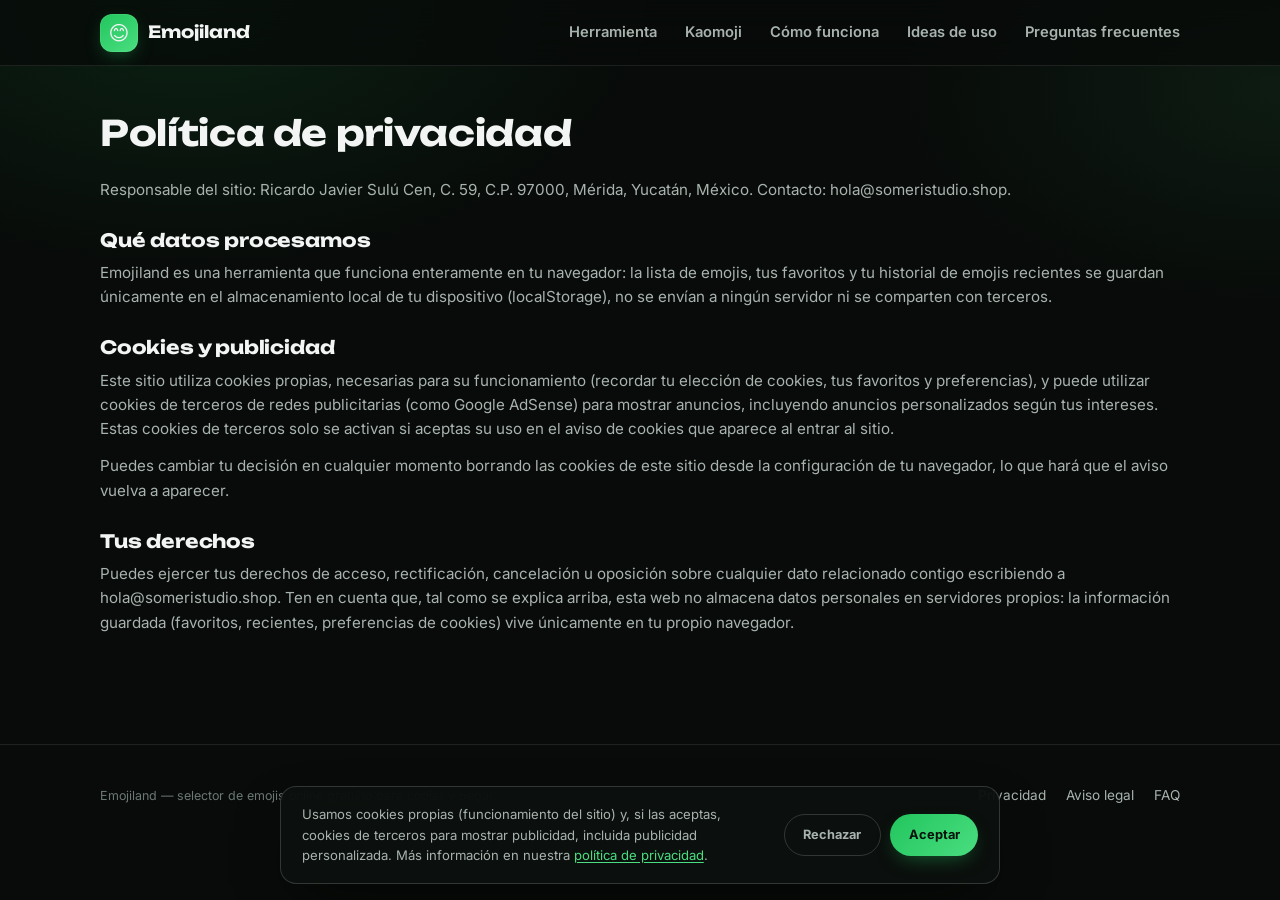
<file: privacidad.html>
<!DOCTYPE html>
<html lang="es">
<head>
<meta charset="UTF-8">
<meta name="viewport" content="width=device-width, initial-scale=1">
<title>Política de Privacidad | Emojiland</title>
<meta name="description" content="Política de privacidad de Emojiland: qué datos se procesan y cómo funcionan las cookies y la publicidad en esta web.">
<link rel="canonical" href="https://emojiland.someristudio.shop/privacidad.html">
<meta name="robots" content="noindex">
<meta name="theme-color" content="#080b09">
<link rel="icon" href="data:image/svg+xml,%3Csvg xmlns='http://www.w3.org/2000/svg' viewBox='0 0 100 100'%3E%3Ctext y='.9em' font-size='90'%3E%F0%9F%98%80%3C/text%3E%3C/svg%3E">
<link rel="preconnect" href="https://fonts.googleapis.com">
<link rel="preconnect" href="https://fonts.gstatic.com" crossorigin>
<link rel="stylesheet" href="https://fonts.googleapis.com/css2?family=Unbounded:wght@600;700;800&family=Inter:wght@400;600;700&display=swap">
<link rel="stylesheet" href="styles.css?v=20260826">
</head>
<body>
<a href="#main" class="skip-link">Saltar al contenido</a>
<header class="site-header">
  <div class="container">
    <a href="./" class="brand"><span class="brand-mark" aria-hidden="true">😊</span><span>Emojiland</span></a>
    <nav class="main-nav" aria-label="Navegación principal">
      <a href="./">Herramienta</a>
      <a href="kaomoji.html">Kaomoji</a>
      <a href="como-funciona.html">Cómo funciona</a>
      <a href="ideas-de-uso.html">Ideas de uso</a>
      <a href="faq.html">Preguntas frecuentes</a>
    </nav>
    <button type="button" class="nav-toggle" data-nav-toggle aria-label="Abrir menú" aria-expanded="false">
      <svg viewBox="0 0 24 24" fill="none" stroke="currentColor" stroke-width="2" stroke-linecap="round"><path d="M3 6h18M3 12h18M3 18h18"/></svg>
    </button>
  </div>
  <nav class="mobile-nav" data-mobile-nav aria-label="Navegación móvil">
    <a href="./">Herramienta</a>
    <a href="kaomoji.html">Kaomoji</a>
    <a href="como-funciona.html">Cómo funciona</a>
    <a href="ideas-de-uso.html">Ideas de uso</a>
    <a href="faq.html">Preguntas frecuentes</a>
  </nav>
</header>
<main id="main">
  <section class="legal-page container">
    <h1>Política de privacidad</h1>
    <p>Responsable del sitio: Ricardo Javier Sulú Cen, C. 59, C.P. 97000, Mérida, Yucatán, México. Contacto: <a href="mailto:hola@someristudio.shop">hola@someristudio.shop</a>.</p>

    <h2>Qué datos procesamos</h2>
    <p>Emojiland es una herramienta que funciona enteramente en tu navegador: la lista de emojis, tus favoritos y tu historial de emojis recientes se guardan únicamente en el almacenamiento local de tu dispositivo (localStorage), no se envían a ningún servidor ni se comparten con terceros.</p>

    <h2>Cookies y publicidad</h2>
    <p>Este sitio utiliza cookies propias, necesarias para su funcionamiento (recordar tu elección de cookies, tus favoritos y preferencias), y puede utilizar cookies de terceros de redes publicitarias (como Google AdSense) para mostrar anuncios, incluyendo anuncios personalizados según tus intereses. Estas cookies de terceros solo se activan si aceptas su uso en el aviso de cookies que aparece al entrar al sitio.</p>
    <p>Puedes cambiar tu decisión en cualquier momento borrando las cookies de este sitio desde la configuración de tu navegador, lo que hará que el aviso vuelva a aparecer.</p>

    <h2>Tus derechos</h2>
    <p>Puedes ejercer tus derechos de acceso, rectificación, cancelación u oposición sobre cualquier dato relacionado contigo escribiendo a <a href="mailto:hola@someristudio.shop">hola@someristudio.shop</a>. Ten en cuenta que, tal como se explica arriba, esta web no almacena datos personales en servidores propios: la información guardada (favoritos, recientes, preferencias de cookies) vive únicamente en tu propio navegador.</p>
  </section>
</main>
<footer class="site-footer">
  <div class="container footer-grid">
    <p class="footer-note">Emojiland — selector de emojis online gratuito para copiar y pegar.</p>
    <nav class="footer-links" aria-label="Enlaces legales">
      <a href="privacidad.html">Privacidad</a>
      <a href="aviso-legal.html">Aviso legal</a>
      <a href="faq.html">FAQ</a>
    </nav>
  </div>
</footer>
<aside class="cookie-banner" data-cookie-banner role="dialog" aria-label="Aviso de cookies">
  <p>Usamos cookies propias (funcionamiento del sitio) y, si las aceptas, cookies de terceros para mostrar publicidad, incluida publicidad personalizada. Más información en nuestra <a href="privacidad.html">política de privacidad</a>.</p>
  <div class="cookie-banner-actions">
    <button type="button" class="cookie-btn cookie-btn-reject" data-cookie-reject>Rechazar</button>
    <button type="button" class="cookie-btn cookie-btn-accept" data-cookie-accept>Aceptar</button>
  </div>
</aside>

<script defer src="lib/manifest.js"></script>
<script defer src="main.js?v=20260826"></script>
</body>
</html>
</file>
<file: styles.css>
/* =============================================================
   1. Tokens
   ============================================================= */
:root {
  --bg: #080b09;
  --bg-2: #0c1210;
  --surface: rgba(255, 255, 255, 0.045);
  --surface-strong: rgba(255, 255, 255, 0.08);
  --border: rgba(255, 255, 255, 0.09);
  --border-strong: rgba(255, 255, 255, 0.16);
  --text: #f2f5f3;
  --text-dim: #a8b3ae;
  --text-faint: #6c7873;

  --accent: #22C55E;
  --accent-light: #4ade80;
  --accent-glow-50: rgba(34, 197, 94, 0.5);
  --accent-glow-25: rgba(34, 197, 94, 0.25);
  --accent-glow-12: rgba(34, 197, 94, 0.12);

  --display: "Unbounded", system-ui, sans-serif;
  --sans: "Inter", system-ui, -apple-system, sans-serif;

  --radius-lg: 24px;
  --radius-md: 16px;
  --radius-sm: 10px;
  --blur: 22px;

  --ease-out: cubic-bezier(0.16, 1, 0.3, 1);
  --ease-soft: cubic-bezier(0.25, 0.46, 0.45, 0.94);
  --ease-bounce: cubic-bezier(0.34, 1.56, 0.64, 1);
}

@view-transition { navigation: auto; }
::view-transition-old(root), ::view-transition-new(root) {
  animation-duration: 0.5s;
  animation-timing-function: cubic-bezier(0.16, 1, 0.3, 1);
}
::view-transition-old(root) { animation-name: fadeOutUp; }
::view-transition-new(root) { animation-name: fadeInUp; }
@keyframes fadeOutUp { to { opacity: 0; transform: translateY(-10px); } }
@keyframes fadeInUp { from { opacity: 0; transform: translateY(10px); } }

/* =============================================================
   2. Reset & base
   ============================================================= */
*, *::before, *::after { box-sizing: border-box; margin: 0; }
html { -webkit-text-size-adjust: 100%; tab-size: 2; scroll-behavior: smooth; }
body {
  background:
    radial-gradient(60% 50% at 15% 0%, var(--accent-glow-12), transparent 60%),
    radial-gradient(50% 40% at 100% 10%, rgba(74, 222, 128, 0.08), transparent 60%),
    var(--bg);
  color: var(--text);
  font-family: var(--sans);
  font-size: 16px;
  line-height: 1.6;
  -webkit-font-smoothing: antialiased;
  text-rendering: optimizeLegibility;
  overflow-x: clip;
  overscroll-behavior-y: none;
  min-height: 100svh;
}
img, svg, video { display: block; max-width: 100%; }
img { height: auto; }
button { font: inherit; color: inherit; cursor: pointer; border: 0; background: none; }
a { color: inherit; text-decoration: none; }
p { text-wrap: pretty; }
h1, h2, h3, h4 { text-wrap: balance; line-height: 1.12; letter-spacing: -0.01em; font-family: var(--display); font-weight: 700; }
ul { list-style: none; padding: 0; }
::selection { background: var(--accent); color: #06120a; }

:focus-visible {
  outline: 2px solid var(--accent-light);
  outline-offset: 3px;
  border-radius: 6px;
}

.skip-link {
  position: fixed; top: -100px; left: 1rem;
  padding: .6rem 1rem; background: var(--accent); color: #06120a;
  z-index: 9999; border-radius: 8px; font-weight: 700;
}
.skip-link:focus { top: 1rem; }

/* =============================================================
   3. Utilities
   ============================================================= */
.container { width: 100%; max-width: 1120px; margin-inline: auto; padding-inline: 1.25rem; }
.sr-only {
  position: absolute; width: 1px; height: 1px; padding: 0; margin: -1px;
  overflow: hidden; clip: rect(0,0,0,0); white-space: nowrap; border: 0;
}
.eyebrow {
  display: inline-flex; align-items: center; gap: .5rem;
  font-family: var(--display); font-weight: 600; font-size: .72rem;
  letter-spacing: .12em; text-transform: uppercase; color: var(--accent-light);
}
.eyebrow::before { content: ""; width: 6px; height: 6px; border-radius: 50%; background: var(--accent); box-shadow: 0 0 12px var(--accent-glow-50); }

.reveal { opacity: 0; transform: translateY(18px); transition: opacity .7s var(--ease-out), transform .7s var(--ease-out); }
.reveal.is-visible { opacity: 1; transform: none; }
@media (prefers-reduced-motion: reduce) {
  .reveal { opacity: 1; transform: none; transition: none; }
}

/* =============================================================
   4. Glass component
   ============================================================= */
.glass {
  position: relative;
  background: var(--surface);
  border: 1px solid var(--border);
  border-radius: var(--radius-lg);
  backdrop-filter: blur(var(--blur)) saturate(140%);
  -webkit-backdrop-filter: blur(var(--blur)) saturate(140%);
  box-shadow: 0 20px 60px -25px rgba(0, 0, 0, 0.6), inset 0 1px 0 rgba(255,255,255,0.04);
}

.glow-border {
  position: relative;
  border-radius: var(--radius-lg);
  padding: 1px;
  overflow: hidden;
}
.glow-border::before {
  content: "";
  position: absolute; inset: -60%;
  background: conic-gradient(from 0deg, var(--accent) 0deg, var(--accent-light) 90deg, transparent 200deg, var(--accent) 360deg);
  animation: spin-border 6s linear infinite;
}
@media (prefers-reduced-motion: reduce) { .glow-border::before { animation: none; } }
@keyframes spin-border { to { transform: rotate(360deg); } }
.glow-border > .glow-border-inner {
  position: relative;
  background: var(--bg-2);
  border-radius: calc(var(--radius-lg) - 1px);
}

/* =============================================================
   5. Header / nav
   ============================================================= */
.site-header {
  position: sticky; top: 0; z-index: 40;
  background: rgba(8, 11, 9, 0.72);
  backdrop-filter: blur(16px);
  -webkit-backdrop-filter: blur(16px);
  border-bottom: 1px solid var(--border);
}
.site-header .container { display: flex; align-items: center; justify-content: space-between; gap: 1rem; padding-block: .85rem; }

.brand { display: flex; align-items: center; gap: .6rem; font-family: var(--display); font-weight: 700; font-size: 1.05rem; }
.brand-mark {
  display: grid; place-items: center;
  width: 38px; height: 38px; border-radius: 12px;
  font-size: 1.25rem;
  background: linear-gradient(145deg, var(--accent), var(--accent-light));
  box-shadow: 0 6px 18px -6px var(--accent-glow-50), 0 0 0 1px rgba(255,255,255,0.08) inset;
}

.main-nav { display: none; align-items: center; gap: 1.75rem; }
.main-nav a { font-weight: 600; font-size: .92rem; color: var(--text-dim); transition: color .25s var(--ease-out); }
.main-nav a:hover, .main-nav a[aria-current="page"] { color: var(--text); }

.nav-toggle {
  display: grid; place-items: center; width: 40px; height: 40px;
  border-radius: var(--radius-sm); border: 1px solid var(--border);
}
.nav-toggle svg { width: 20px; height: 20px; }

.mobile-nav {
  display: none; flex-direction: column; gap: .25rem;
  padding: .5rem 1.25rem 1.25rem;
  border-bottom: 1px solid var(--border);
  background: rgba(8, 11, 9, 0.92);
}
.mobile-nav.is-open { display: flex; }
.mobile-nav a { padding: .7rem .25rem; font-weight: 600; color: var(--text-dim); border-bottom: 1px solid var(--border); }
.mobile-nav a:last-child { border-bottom: 0; }

@media (min-width: 720px) {
  .main-nav { display: flex; }
  .nav-toggle { display: none; }
  .mobile-nav { display: none !important; }
}

/* =============================================================
   6. Hero + tool
   ============================================================= */
.hero { padding-block: 3rem 1.5rem; text-align: center; }
.hero h1 { font-size: clamp(2rem, 5.5vw, 3.1rem); font-weight: 800; }
.hero h1 .accent-text {
  background: linear-gradient(120deg, var(--accent-light), var(--accent));
  -webkit-background-clip: text; background-clip: text; color: transparent;
}
.hero p.lead { margin-top: .9rem; color: var(--text-dim); font-size: clamp(1rem, 2vw, 1.15rem); max-width: 640px; margin-inline: auto; }

.tool-section { padding-block: 1.25rem 2.5rem; }
.tool-card { padding: 1.25rem; }
.tool-card .glow-border-inner { padding: 1.4rem; }

.tool-topbar { display: flex; flex-wrap: wrap; gap: .75rem; align-items: center; justify-content: space-between; margin-bottom: 1rem; }

.search-wrap { position: relative; flex: 1 1 260px; }
.search-wrap svg { position: absolute; left: 14px; top: 50%; transform: translateY(-50%); width: 18px; height: 18px; color: var(--text-faint); }
.search-input {
  width: 100%; padding: .8rem 1rem .8rem 2.6rem;
  background: rgba(255,255,255,0.04); border: 1px solid var(--border);
  border-radius: var(--radius-sm); color: var(--text); font-size: .95rem;
  transition: border-color .25s var(--ease-out), box-shadow .25s var(--ease-out);
}
.search-input::placeholder { color: var(--text-faint); }
.search-input:focus { border-color: var(--accent); box-shadow: 0 0 0 3px var(--accent-glow-25); outline: none; }

.fav-pill {
  display: flex; align-items: center; gap: .6rem;
  background: rgba(255,255,255,0.04); border: 1px solid var(--border);
  border-radius: 999px; padding: .5rem .5rem .5rem 1rem; font-size: .85rem; color: var(--text-dim);
}
.fav-pill strong { color: var(--text); }
.fav-download {
  display: flex; align-items: center; gap: .4rem;
  background: linear-gradient(135deg, var(--accent), var(--accent-light));
  color: #06120a; font-weight: 700; font-size: .82rem;
  padding: .5rem .85rem; border-radius: 999px;
  box-shadow: 0 8px 20px -8px var(--accent-glow-50);
  transition: transform .2s var(--ease-out), box-shadow .2s var(--ease-out);
}
.fav-download:hover { transform: translateY(-1px); box-shadow: 0 10px 26px -8px var(--accent-glow-50); }
.fav-download:disabled { opacity: .4; pointer-events: none; }
.fav-download svg { width: 15px; height: 15px; }

.cat-tabs {
  display: flex; gap: .4rem; overflow-x: auto; padding-bottom: .5rem; margin-bottom: 1rem;
  scrollbar-width: none;
}
.cat-tabs::-webkit-scrollbar { display: none; }
.cat-tab {
  display: flex; flex-direction: column; align-items: center; gap: .3rem;
  flex: 0 0 auto; padding: .55rem .8rem;
  border-radius: var(--radius-sm); border: 1px solid transparent;
  color: var(--text-faint); font-size: .68rem; font-weight: 600; white-space: nowrap;
  transition: background .25s var(--ease-out), color .25s var(--ease-out), border-color .25s var(--ease-out);
}
.cat-tab .cat-tab-icon { font-size: 1.3rem; line-height: 1; }
.cat-tab:hover { background: rgba(255,255,255,0.04); color: var(--text-dim); }
.cat-tab[aria-selected="true"] {
  background: var(--accent-glow-12); border-color: var(--accent-glow-25); color: var(--accent-light);
}

.tone-row {
  display: none;
  align-items: center;
  gap: .5rem;
  margin-bottom: .75rem;
  padding: .5rem .6rem;
  border-radius: var(--radius-sm);
  background: rgba(255,255,255,0.03);
  border: 1px solid var(--border);
}
.tone-row.is-visible { display: flex; }
.tone-row::before {
  content: "Tono de piel:";
  font-size: .74rem;
  color: var(--text-faint);
  font-weight: 600;
  margin-right: .25rem;
  white-space: nowrap;
}
.tone-swatch {
  width: 28px; height: 28px; border-radius: 50%;
  display: grid; place-items: center;
  font-size: 1.1rem;
  border: 2px solid transparent;
  transition: border-color .2s var(--ease-out), transform .2s var(--ease-out);
}
.tone-swatch:hover { transform: scale(1.1); }
.tone-swatch.is-selected { border-color: var(--accent-light); }
.tone-swatch-default {
  background: repeating-conic-gradient(#d9d9d9 0% 25%, #f5f5f5 0% 50%) 0 0 / 12px 12px;
  border: 2px solid var(--border-strong);
}
.tone-swatch-default.is-selected { border-color: var(--accent-light); }

.emoji-grid {
  display: grid;
  grid-template-columns: repeat(auto-fill, minmax(48px, 1fr));
  gap: .35rem;
  max-height: 380px;
  overflow-y: auto;
  padding: .35rem;
  border-radius: var(--radius-md);
  background: rgba(0,0,0,0.15);
}
.emoji-grid::-webkit-scrollbar { width: 8px; }
.emoji-grid::-webkit-scrollbar-thumb { background: var(--border-strong); border-radius: 8px; }

.emoji-cell {
  position: relative;
  display: grid; place-items: center;
  aspect-ratio: 1; border-radius: var(--radius-sm);
  font-size: 1.6rem; line-height: 1;
  transition: transform .18s var(--ease-bounce), background .2s var(--ease-out);
}
.emoji-cell:hover { background: var(--surface-strong); transform: translateY(-2px) scale(1.08); }
.emoji-cell:active { transform: scale(0.92); }
.emoji-cell.is-copied { animation: pop-copied .5s var(--ease-bounce); }
@keyframes pop-copied {
  0% { transform: scale(1); }
  40% { transform: scale(1.35); background: var(--accent-glow-25); }
  100% { transform: scale(1); }
}

.emoji-star {
  position: absolute; top: 1px; right: 1px;
  width: 16px; height: 16px; display: grid; place-items: center;
  font-size: .62rem; color: var(--text-faint); opacity: 0; transition: opacity .2s, color .2s;
}
.emoji-cell:hover .emoji-star, .emoji-star.is-fav { opacity: 1; }
.emoji-star.is-fav { color: var(--accent-light); }

.empty-state { padding: 2.5rem 1rem; text-align: center; color: var(--text-faint); font-size: .9rem; }

.privacy-badge {
  margin-top: 1rem; display: flex; align-items: center; gap: .5rem;
  font-size: .8rem; color: var(--text-faint);
}
.privacy-badge svg { width: 15px; height: 15px; color: var(--accent-light); flex: 0 0 auto; }

/* Copy toast */
.copy-toast {
  position: fixed; left: 50%; bottom: 28px; transform: translate(-50%, 20px);
  display: flex; align-items: center; gap: .5rem;
  padding: .7rem 1.1rem; border-radius: 999px;
  background: rgba(15, 20, 17, 0.9); border: 1px solid var(--border-strong);
  backdrop-filter: blur(14px);
  font-weight: 600; font-size: .88rem;
  opacity: 0; pointer-events: none;
  transition: opacity .3s var(--ease-out), transform .3s var(--ease-out);
  z-index: 200;
}
.copy-toast.is-shown { opacity: 1; transform: translate(-50%, 0); }
.copy-toast .toast-emoji { font-size: 1.15rem; }
.copy-toast .toast-check { color: var(--accent-light); }

/* =============================================================
   7. Ad slots
   ============================================================= */
.ad-slot {
  display: flex; align-items: center; justify-content: center;
  border: 1px dashed var(--border-strong); border-radius: var(--radius-md);
  color: var(--text-faint); font-size: .78rem; letter-spacing: .08em; text-transform: uppercase;
  font-weight: 700; background: rgba(255,255,255,0.02);
}
.ad-slot .ad-slot-label { display: flex; flex-direction: column; align-items: center; gap: .3rem; }
.ad-slot .ad-slot-label small { text-transform: none; letter-spacing: normal; font-weight: 400; font-size: .72rem; }

.ad-banner { min-height: 100px; margin-block: 1.5rem; }
.ad-incontent { min-height: 250px; margin-block: 3rem; }

.ad-corner {
  position: fixed; right: 16px; bottom: 16px; z-index: 150;
  width: 220px; padding: .9rem;
  border-radius: var(--radius-md);
  background: rgba(15, 20, 17, 0.85);
  border: 1px dashed var(--border-strong);
  backdrop-filter: blur(14px);
  transform: translateY(220px);
  transition: transform .5s var(--ease-out);
}
.ad-corner.is-shown { transform: translateY(0); }
.ad-corner-close {
  position: absolute; top: 6px; right: 6px;
  width: 22px; height: 22px; display: grid; place-items: center;
  border-radius: 50%; color: var(--text-faint); font-size: .9rem;
}
.ad-corner-close:hover { background: rgba(255,255,255,0.08); color: var(--text); }
.ad-corner-body { text-align: center; color: var(--text-faint); font-size: .74rem; text-transform: uppercase; letter-spacing: .08em; font-weight: 700; }
.ad-corner-body span { display: block; margin-top: .3rem; text-transform: none; letter-spacing: normal; font-weight: 400; font-size: .7rem; }
@media (max-width: 539px) { .ad-corner { left: 12px; right: 12px; width: auto; } }

/* Cookie consent banner */
.cookie-banner {
  position: fixed; left: 16px; right: 16px; bottom: 16px; z-index: 300;
  max-width: 720px; margin-inline: auto;
  display: flex; flex-wrap: wrap; align-items: center; gap: 1rem;
  padding: 1.1rem 1.3rem;
  border-radius: var(--radius-md);
  background: rgba(12, 16, 14, 0.94);
  border: 1px solid var(--border-strong);
  backdrop-filter: blur(var(--blur)) saturate(140%);
  -webkit-backdrop-filter: blur(var(--blur)) saturate(140%);
  box-shadow: 0 24px 60px -20px rgba(0,0,0,0.65);
  transform: translateY(240px);
  opacity: 0;
  transition: transform .5s var(--ease-out), opacity .5s var(--ease-out);
}
.cookie-banner.is-shown { transform: translateY(0); opacity: 1; }
.cookie-banner p { flex: 1 1 280px; font-size: .82rem; line-height: 1.55; color: var(--text-dim); margin: 0; }
.cookie-banner p a { color: var(--accent-light); text-decoration: underline; text-underline-offset: 2px; }
.cookie-banner-actions { display: flex; gap: .6rem; flex: 0 0 auto; margin-left: auto; }
.cookie-btn { padding: .6rem 1.15rem; border-radius: 999px; font-weight: 700; font-size: .8rem; white-space: nowrap; transition: transform .2s var(--ease-out), background .2s var(--ease-out); }
.cookie-btn-accept { background: linear-gradient(135deg, var(--accent), var(--accent-light)); color: #06120a; box-shadow: 0 8px 20px -8px var(--accent-glow-50); }
.cookie-btn-accept:hover { transform: translateY(-1px); }
.cookie-btn-reject { border: 1px solid var(--border-strong); color: var(--text-dim); }
.cookie-btn-reject:hover { color: var(--text); background: rgba(255,255,255,0.05); }
@media (max-width: 639px) {
  .cookie-banner { left: 10px; right: 10px; bottom: 10px; flex-direction: column; align-items: stretch; }
  .cookie-banner-actions { margin-left: 0; justify-content: flex-end; }
}
@media (prefers-reduced-motion: reduce) { .cookie-banner { transition: opacity .3s; } }

/* Download interstitial dialog */
.ad-dialog {
  border: 1px solid var(--border-strong); border-radius: var(--radius-lg);
  background: var(--bg-2); color: var(--text);
  padding: 0; width: min(420px, 92vw);
  backdrop-filter: blur(var(--blur));
}
.ad-dialog::backdrop { background: rgba(0,0,0,0.6); backdrop-filter: blur(4px); }
.ad-dialog-inner { padding: 1.5rem; position: relative; }
.ad-dialog-close {
  position: absolute; top: .8rem; right: .8rem;
  width: 32px; height: 32px; border-radius: 50%;
  display: grid; place-items: center; border: 1px solid var(--border);
  color: var(--text-dim);
}
.ad-dialog-close:hover { color: var(--text); background: rgba(255,255,255,0.06); }
.ad-dialog h3 { font-size: 1rem; margin-bottom: .9rem; padding-right: 2rem; }
.ad-dialog .ad-slot { min-height: 220px; }
.ad-dialog-foot { margin-top: 1rem; text-align: center; }
.ad-dialog-foot button {
  font-weight: 700; font-size: .85rem; color: var(--accent-light);
  padding: .5rem 1rem;
}

/* =============================================================
   8. Content sections
   ============================================================= */
.section { padding-block: 3rem; }
.section-head { text-align: center; max-width: 620px; margin: 0 auto 2.25rem; }
.section-head h2 { font-size: clamp(1.5rem, 3.5vw, 2.1rem); margin-top: .6rem; }
.section-head p { color: var(--text-dim); margin-top: .7rem; }

.steps-grid { display: grid; gap: 1rem; grid-template-columns: 1fr; }
.step-card { padding: 1.5rem; position: relative; }
.step-card .glow-border-inner { padding: 1.5rem; height: 100%; }
.step-num {
  display: inline-flex; align-items: center; justify-content: center;
  width: 30px; height: 30px; border-radius: 9px; font-family: var(--display); font-weight: 700; font-size: .85rem;
  background: linear-gradient(145deg, var(--accent), var(--accent-light)); color: #06120a; margin-bottom: .9rem;
}
.step-icon { font-size: 1.8rem; margin-bottom: .5rem; }
.step-card h3 { font-size: 1.05rem; margin-bottom: .5rem; }
.step-card p { color: var(--text-dim); font-size: .92rem; }

.uses-grid { display: grid; gap: 1rem; grid-template-columns: 1fr; }
.use-card { padding: 1.35rem; }
.use-card .glow-border-inner { padding: 1.35rem; height: 100%; }
.use-icon {
  width: 44px; height: 44px; display: grid; place-items: center; font-size: 1.4rem;
  border-radius: 12px; background: var(--accent-glow-12); margin-bottom: .9rem;
}
.use-card h3 { font-size: 1rem; margin-bottom: .45rem; }
.use-card p { color: var(--text-dim); font-size: .88rem; }

.combo-grid { display: grid; gap: 1rem; grid-template-columns: 1fr; }
.combo-card { text-align: left; width: 100%; cursor: pointer; }
.combo-card .glow-border-inner {
  display: flex; flex-direction: column; align-items: flex-start; gap: .4rem;
  padding: 1.25rem; height: 100%;
  transition: background .2s var(--ease-out);
}
.combo-card:hover .glow-border-inner { background: rgba(255,255,255,0.03); }
.combo-emojis { font-size: 1.7rem; line-height: 1; letter-spacing: .05em; }
.combo-title { font-family: var(--display); font-weight: 700; font-size: .95rem; color: var(--text); }
.combo-text { font-size: .82rem; color: var(--text-dim); }

.kaomoji-grid {
  display: grid;
  grid-template-columns: repeat(auto-fill, minmax(150px, 1fr));
  gap: .5rem;
  max-height: 460px;
  overflow-y: auto;
  padding: .5rem;
  border-radius: var(--radius-md);
  background: rgba(0,0,0,0.15);
}
.kaomoji-grid::-webkit-scrollbar { width: 8px; }
.kaomoji-grid::-webkit-scrollbar-thumb { background: var(--border-strong); border-radius: 8px; }
.kaomoji-cell {
  display: grid; place-items: center;
  padding: .8rem .5rem;
  border-radius: var(--radius-sm);
  background: rgba(255,255,255,0.02);
  border: 1px solid var(--border);
  font-size: 1rem;
  text-align: center;
  word-break: break-word;
  transition: transform .18s var(--ease-bounce), background .2s var(--ease-out), border-color .2s var(--ease-out);
}
.kaomoji-cell:hover { background: var(--surface-strong); border-color: var(--border-strong); transform: translateY(-2px); }
.kaomoji-cell:active { transform: scale(0.95); }
.kaomoji-cell.is-copied { animation: pop-copied .5s var(--ease-bounce); }

.seo-copy { max-width: 760px; margin-inline: auto; color: var(--text-dim); }
.seo-copy p { margin-bottom: 1rem; }
.seo-copy h2, .seo-copy h3 { color: var(--text); margin-top: 1.6rem; margin-bottom: .6rem; }

.faq-list { max-width: 760px; margin-inline: auto; display: flex; flex-direction: column; gap: .75rem; }
.faq-item .glow-border-inner { padding: 0; overflow: hidden; display: block; }
.faq-item summary {
  list-style: none; cursor: pointer; padding: 1.1rem 1.3rem;
  display: flex; align-items: center; justify-content: space-between; gap: 1rem;
  font-weight: 700; font-family: var(--display); font-size: .92rem;
}
.faq-item summary::-webkit-details-marker { display: none; }
.faq-item summary::marker { content: ""; }
.faq-item summary .plus { color: var(--accent-light); font-size: 1.2rem; transition: transform .25s var(--ease-out); flex: 0 0 auto; }
.faq-item .glow-border-inner[open] summary .plus { transform: rotate(45deg); }
.faq-item .faq-answer { padding: 0 1.3rem 1.2rem; color: var(--text-dim); font-size: .92rem; }

.cta-band { text-align: center; padding: 2.5rem 1.5rem; }
.cta-band h2 { margin-bottom: .8rem; }
.cta-band p { color: var(--text-dim); margin-bottom: 1.3rem; }
.btn-primary {
  display: inline-flex; align-items: center; gap: .5rem;
  padding: .85rem 1.6rem; border-radius: 999px; font-weight: 700; font-size: .95rem;
  background: linear-gradient(135deg, var(--accent), var(--accent-light)); color: #06120a;
  box-shadow: 0 12px 30px -10px var(--accent-glow-50);
  transition: transform .2s var(--ease-out), box-shadow .2s var(--ease-out);
}
.btn-primary:hover { transform: translateY(-2px); box-shadow: 0 16px 36px -10px var(--accent-glow-50); }

.more-pages { display: grid; gap: 1rem; grid-template-columns: 1fr; margin-top: 1rem; }
.more-page-card { padding: 1.25rem; display: block; }
.more-page-card .glow-border-inner { padding: 1.25rem; display: flex; align-items: center; gap: .9rem; }
.more-page-card .mp-icon { font-size: 1.6rem; }
.more-page-card h3 { font-size: .95rem; margin-bottom: .2rem; }
.more-page-card p { font-size: .82rem; color: var(--text-dim); }

/* =============================================================
   9. Footer
   ============================================================= */
.site-footer { border-top: 1px solid var(--border); padding-block: 2.5rem; margin-top: 2rem; }
.footer-grid { display: flex; flex-direction: column; gap: 1.5rem; align-items: center; text-align: center; }
.footer-links { display: flex; flex-wrap: wrap; gap: 1.25rem; justify-content: center; }
.footer-links a { color: var(--text-dim); font-size: .85rem; }
.footer-links a:hover { color: var(--text); }
.footer-note { color: var(--text-faint); font-size: .78rem; max-width: 560px; }

/* =============================================================
   10. Legal pages
   ============================================================= */
.legal-page { padding-block: 3rem 4rem; }
.legal-page .container { max-width: 760px; }
.legal-page h1 { font-size: clamp(1.6rem, 4vw, 2.2rem); margin-bottom: 1.5rem; }
.legal-page h2 { font-size: 1.15rem; margin-top: 1.8rem; margin-bottom: .6rem; }
.legal-page p, .legal-page li { color: var(--text-dim); margin-bottom: .8rem; font-size: .95rem; }
.legal-page ul { padding-left: 1.2rem; list-style: disc; }

/* =============================================================
   11. Responsive
   ============================================================= */
@media (min-width: 540px) {
  .steps-grid { grid-template-columns: repeat(3, 1fr); }
  .uses-grid { grid-template-columns: repeat(2, 1fr); }
  .combo-grid { grid-template-columns: repeat(2, 1fr); }
}
@media (min-width: 720px) {
  .uses-grid { grid-template-columns: repeat(2, 1fr); }
  .combo-grid { grid-template-columns: repeat(3, 1fr); }
  .more-pages { grid-template-columns: repeat(3, 1fr); }
  .footer-grid { flex-direction: row; justify-content: space-between; text-align: left; }
}
@media (min-width: 960px) {
  .uses-grid { grid-template-columns: repeat(4, 1fr); }
  .combo-grid { grid-template-columns: repeat(4, 1fr); }
  .emoji-grid { grid-template-columns: repeat(auto-fill, minmax(52px, 1fr)); }
}
@media (min-width: 1280px) {
  .hero { padding-block: 4rem 2rem; }
}

/* =============================================================
   12. Reduced motion (only intrusive effects)
   ============================================================= */
@media (prefers-reduced-motion: reduce) {
  html { scroll-behavior: auto; }
  .emoji-cell.is-copied { animation: none; background: var(--accent-glow-25); }
  .kaomoji-cell.is-copied { animation: none; background: var(--accent-glow-25); }
}
</file>
